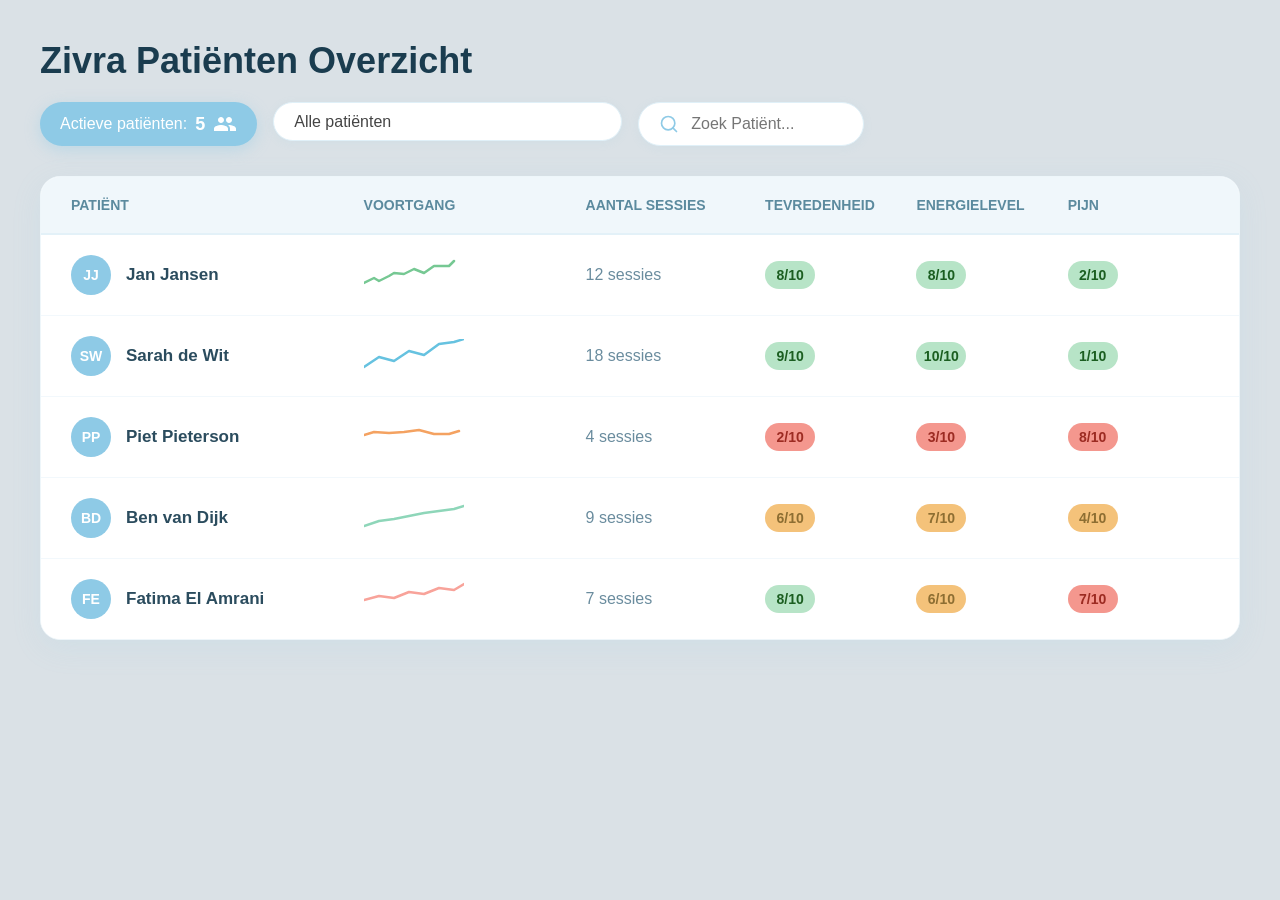
<file: index.html>
<!DOCTYPE html>
<html lang="en">
<head>
    <meta charset="UTF-8">
    <meta name="viewport" content="width=device-width, initial-scale=1.0">
    <title>Zivra Portal</title>
    <link rel="icon" href="./img/favicon.ico">
    <link rel="stylesheet" href="./css/index.css">
</head>
<div class="dashboard-overview">
  <div class="header-section">
    <h1 class="page-title">Zivra Patiënten Overzicht</h1>

    <div class="top-controls">
      <div class="control-badge">
        Actieve patiënten: <strong class="badge-number" id="activeCount">5</strong>
        <svg width="24" height="24" viewBox="0 0 24 24" fill="currentColor">
          <path d="M16 11c1.66 0 2.99-1.34 2.99-3S17.66 5 16 5c-1.66 0-3 1.34-3 3s1.34 3 3 3zm-8 0c1.66 0 2.99-1.34 2.99-3S9.66 5 8 5C6.34 5 5 6.34 5 8s1.34 3 3 3zm0 2c-2.33 0-7 1.17-7 3.5V19h14v-2.5c0-2.33-4.67-3.5-7-3.5zm8 0c-.29 0-.62.02-.97.05 1.16.84 1.97 1.97 1.97 3.45V19h6v-2.5c0-2.33-4.67-3.5-7-3.5z"/>
        </svg>
      </div>
      
      <div class="control-filter">
        <select id="statusFilter">
          <option value="all">Alle patiënten</option>
          <option value="attention">Aandacht nodig (Veel pijn / Weinig energie)</option>
          <option value="good">Gaat erg goed</option>
        </select>
      </div>

       <div class="control-search">
        <svg width="20" height="20" viewBox="0 0 24 24" fill="none" stroke="#8ecae6" stroke-width="2" stroke-linecap="round" stroke-linejoin="round">
          <circle cx="11" cy="11" r="8"></circle>
          <line x1="21" y1="21" x2="16.65" y2="16.65"></line>
        </svg>
        <input type="text" id="searchInput" placeholder="Zoek Patiënt...">
      </div>
    </div>
  </div>

  <div class="patient-table-card">
    <div class="table-header">
      <div class="sortable" data-sort="name">Patiënt <span class="arrow"></span></div>
      <div>Voortgang</div> <div class="sortable" data-sort="sessions">Aantal Sessies <span class="arrow"></span></div>
      <div class="sortable" data-sort="satisfaction">Tevredenheid <span class="arrow"></span></div>
      <div class="sortable" data-sort="energy">Energielevel <span class="arrow"></span></div>
      <div class="sortable" data-sort="pain">Pijn <span class="arrow"></span></div>
    </div>

    <div class="table-body" id="patientTableBody">
      
      <a href="patient.html" class="table-row" data-name="Jan Jansen" data-sessions="12" data-satisfaction="8" data-energy="8" data-pain="2">
        <div class="patient-info">
          <div class="mini-avatar">JJ</div>
          <span class="patient-name">Jan Jansen</span>
        </div>
        <div class="voortgang-grafiek">
          <svg viewBox="0 0 100 30" width="100%" height="30">
            <polyline points="0,25 10,20 15,23 25,18 30,15 40,16 50,11 60,15 70,8 85,8 90,3" fill="none" stroke="#76c893" stroke-width="2.5" stroke-linecap="round" stroke-linejoin="round"/>
          </svg>
        </div>
        <div class="session-info">12 sessies</div>
        <div><span class="score-badge badge-good">8/10</span></div>
        <div><span class="score-badge badge-good">8/10</span></div>
        <div><span class="score-badge badge-good">2/10</span></div>
      </a>

      <a href="#patient-detail" class="table-row" data-name="Sarah de Wit" data-sessions="18" data-satisfaction="9" data-energy="10" data-pain="1">
        <div class="patient-info">
          <div class="mini-avatar">SW</div>
          <span class="patient-name">Sarah de Wit</span>
        </div>
        <div class="voortgang-grafiek">
          <svg viewBox="0 0 100 30" width="100%" height="30">
            <polyline points="0,28 15,18 30,22 45,12 60,16 75,5 90,3 100,0" fill="none" stroke="#66c2e0" stroke-width="2.5" stroke-linecap="round" stroke-linejoin="round"/>
          </svg>
        </div>
        <div class="session-info">18 sessies</div>
        <div><span class="score-badge badge-good">9/10</span></div>
        <div><span class="score-badge badge-good">10/10</span></div>
        <div><span class="score-badge badge-good">1/10</span></div>
      </a>

      <a href="#patient-detail" class="table-row" data-name="Piet Pieterson" data-sessions="4" data-satisfaction="2" data-energy="3" data-pain="8">
        <div class="patient-info">
          <div class="mini-avatar">PP</div>
          <span class="patient-name">Piet Pieterson</span>
        </div>
        <div class="voortgang-grafiek">
          <svg viewBox="0 0 100 30" width="100%" height="30">
            <polyline points="0,15 10,12 25,13 40,12 55,10 70,14 85,14 95,11" fill="none" stroke="#f4a261" stroke-width="2.5" stroke-linecap="round" stroke-linejoin="round"/>
          </svg>
        </div>
        <div class="session-info">4 sessies</div>
        <div><span class="score-badge badge-bad">2/10</span></div>
        <div><span class="score-badge badge-bad">3/10</span></div>
        <div><span class="score-badge badge-bad">8/10</span></div>
      </a>

      <a href="#patient-detail" class="table-row" data-name="Ben van Dijk" data-sessions="9" data-satisfaction="6" data-energy="7" data-pain="4">
        <div class="patient-info">
          <div class="mini-avatar">BD</div>
          <span class="patient-name">Ben van Dijk</span>
        </div>
        <div class="voortgang-grafiek">
          <svg viewBox="0 0 100 30" width="100%" height="30">
            <polyline points="0,25 15,20 30,18 45,15 60,12 75,10 90,8 100,5" fill="none" stroke="#8ed6b9" stroke-width="2.5" stroke-linecap="round" stroke-linejoin="round"/>
          </svg>
        </div>
        <div class="session-info">9 sessies</div>
        <div><span class="score-badge badge-neutral">6/10</span></div>
        <div><span class="score-badge badge-neutral">7/10</span></div>
        <div><span class="score-badge badge-neutral">4/10</span></div>
      </a>

      <a href="#patient-detail" class="table-row" data-name="Fatima El Amrani" data-sessions="7" data-satisfaction="8" data-energy="6" data-pain="7">
        <div class="patient-info">
          <div class="mini-avatar">FE</div>
          <span class="patient-name">Fatima El Amrani</span>
        </div>
        <div class="voortgang-grafiek">
          <svg viewBox="0 0 100 30" width="100%" height="30">
            <polyline points="0,18 15,14 30,16 45,10 60,12 75,6 90,8 100,2" fill="none" stroke="#f8a39a" stroke-width="2.5" stroke-linecap="round" stroke-linejoin="round"/>
          </svg>
        </div>
        <div class="session-info">7 sessies</div>
        <div><span class="score-badge badge-good">8/10</span></div>
        <div><span class="score-badge badge-neutral">6/10</span></div>
        <div><span class="score-badge badge-bad">7/10</span></div>
      </a>

    </div>
  </div>
</div>
<script src="./js/index.js"></script>
</body>
</html>
</file>
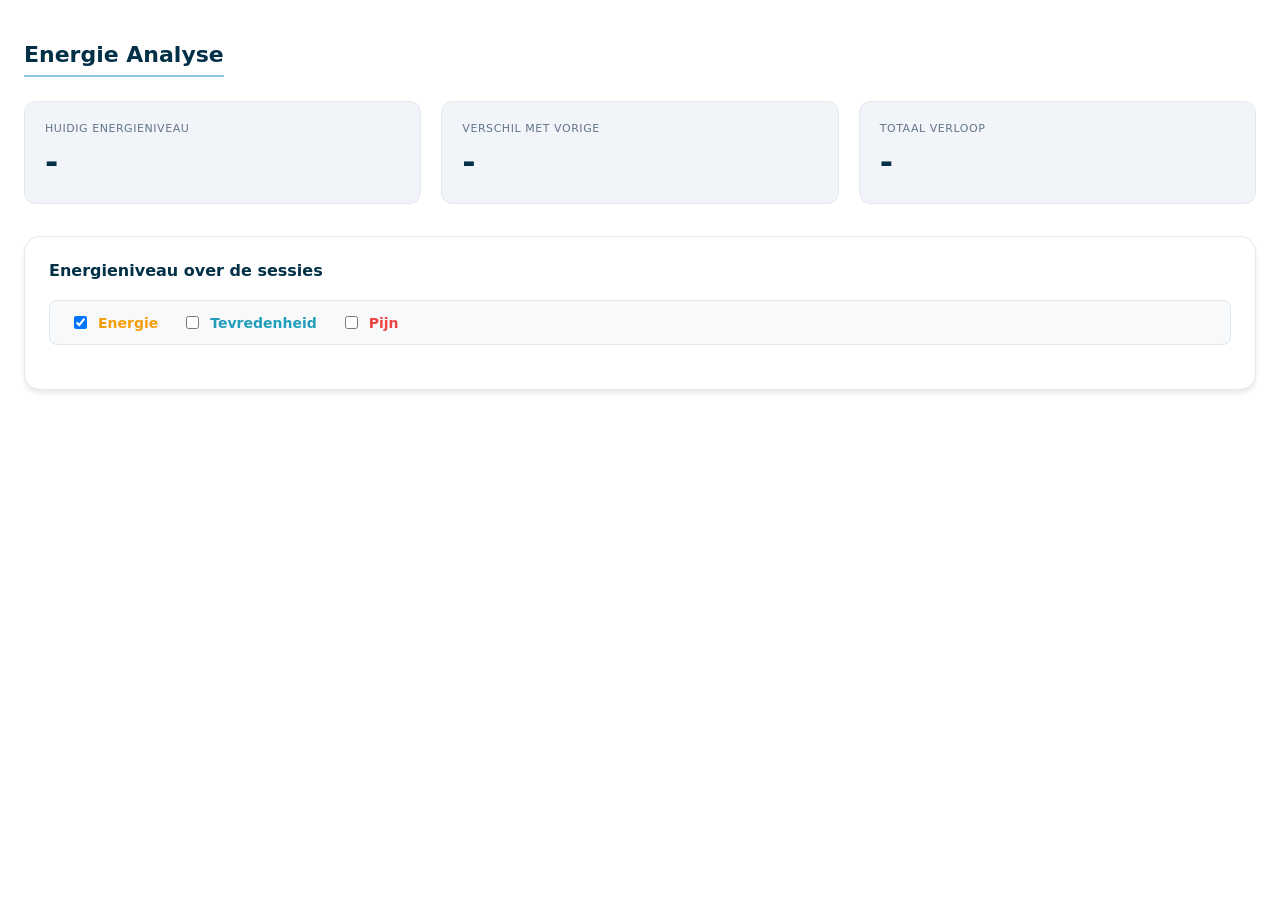
<file: energy.html>
<!DOCTYPE html>
<html lang="nl">
<head>
    <meta charset="UTF-8">
    <link rel="stylesheet" href="./css/status.css">
    <script src="https://d3js.org/d3.v7.min.js"></script>
</head>
<body>

    <h2>Energie Analyse</h2>

    <div class="stats-grid">
        <div class="stat-card">
            <span class="stat-label">Huidig Energieniveau</span>
            <span id="current-energy" class="stat-value">-</span>
        </div>
        <div class="stat-card">
            <span class="stat-label">Verschil met vorige</span>
            <span id="energy-diff" class="stat-value">-</span>
        </div>
        <div class="stat-card">
            <span class="stat-label">Totaal verloop</span>
            <span id="energy-trend" class="stat-value">-</span>
        </div>
    </div>

    <div class="chart-section">
        <div class="chart-header">
            <h3>Energieniveau over de sessies</h3>
        </div>
        
        <div class="controls">
            <label class="checkbox-container energy-label">
                <input type="checkbox" id="toggle-energy" checked> Energie
            </label>
            <label class="checkbox-container mood-label">
                <input type="checkbox" id="toggle-mood"> Tevredenheid
            </label>
            <label class="checkbox-container pain-label">
                <input type="checkbox" id="toggle-pain"> Pijn
            </label>
        </div>

        <div id="energy-chart"></div>
    </div>

    <script src="./js/energy.js"></script>
</body>
</html>
</file>
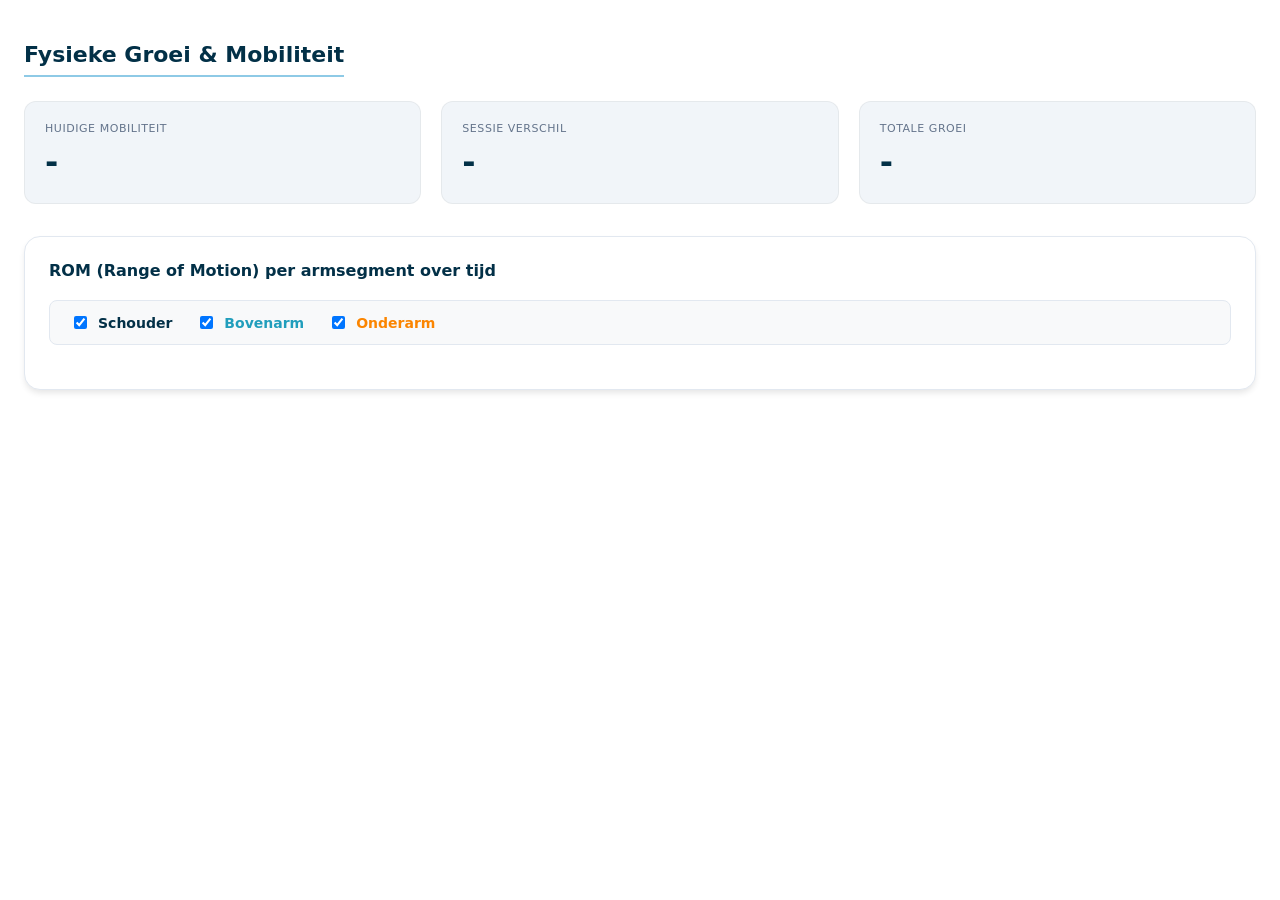
<file: growth.html>
<!DOCTYPE html>
<html lang="nl">
<head>
    <meta charset="UTF-8">
    <link rel="stylesheet" href="./css/status.css">
    <script src="https://d3js.org/d3.v7.min.js"></script>
    <style>
        .line-shoulder { stroke: #023047; stroke-dasharray: none; }
        .line-upper { stroke: #219ebc; stroke-dasharray: none; }
        .line-lower { stroke: #fb8500; stroke-dasharray: none; }
        
        .dot-shoulder { fill: #023047; stroke: #fff; stroke-width: 2; }
        .dot-upper { fill: #219ebc; stroke: #fff; stroke-width: 2; }
        .dot-lower { fill: #fb8500; stroke: #fff; stroke-width: 2; }

        .shoulder-label { color: #023047; }
        .upper-label { color: #219ebc; }
        .lower-label { color: #fb8500; }
    </style>
</head>
<body>

    <h2>Fysieke Groei & Mobiliteit</h2>

    <div class="stats-grid">
        <div class="stat-card">
            <span class="stat-label">Huidige Mobiliteit</span>
            <span id="current-growth" class="stat-value">-</span>
        </div>
        <div class="stat-card">
            <span class="stat-label">Sessie Verschil</span>
            <span id="growth-diff" class="stat-value">-</span>
        </div>
        <div class="stat-card">
            <span class="stat-label">Totale Groei</span>
            <span id="growth-trend" class="stat-value">-</span>
        </div>
    </div>

    <div class="chart-section">
        <div class="chart-header">
            <h3>ROM (Range of Motion) per armsegment over tijd</h3>
        </div>
        
        <div class="controls">
            <label class="checkbox-container shoulder-label">
                <input type="checkbox" id="toggle-shoulder" checked> Schouder
            </label>
            <label class="checkbox-container upper-label">
                <input type="checkbox" id="toggle-upper" checked> Bovenarm
            </label>
            <label class="checkbox-container lower-label">
                <input type="checkbox" id="toggle-lower" checked> Onderarm
            </label>
        </div>

        <div id="growth-chart"></div>
    </div>

    <script src="./js/growth.js"></script>
</body>
</html>
</file>
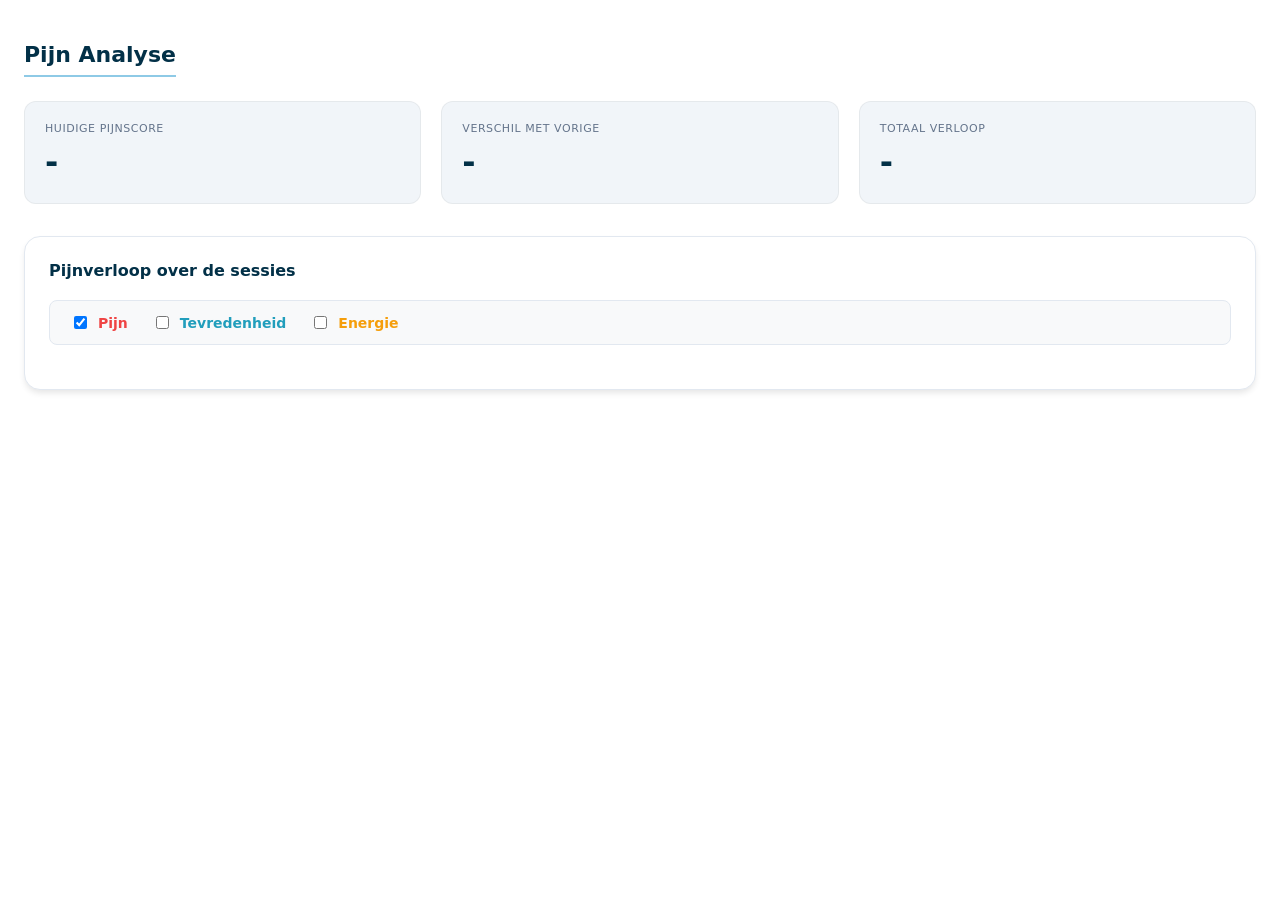
<file: pain.html>
<!DOCTYPE html>
<html lang="nl">
<head>
    <meta charset="UTF-8">
    <link rel="stylesheet" href="./css/status.css">
    <script src="https://d3js.org/d3.v7.min.js"></script>
</head>
<body>

    <h2>Pijn Analyse</h2>

    <div class="stats-grid">
        <div class="stat-card">
            <span class="stat-label">Huidige Pijnscore</span>
            <span id="current-pain" class="stat-value">-</span>
        </div>
        <div class="stat-card">
            <span class="stat-label">Verschil met vorige</span>
            <span id="pain-diff" class="stat-value">-</span>
        </div>
        <div class="stat-card">
            <span class="stat-label">Totaal verloop</span>
            <span id="pain-trend" class="stat-value">-</span>
        </div>
    </div>

    <div class="chart-section">
        <div class="chart-header">
            <h3>Pijnverloop over de sessies</h3>
        </div>
        
        <div class="controls">
            <label class="checkbox-container pain-label">
                <input type="checkbox" id="toggle-pain" checked> Pijn
            </label>
            <label class="checkbox-container mood-label">
                <input type="checkbox" id="toggle-mood"> Tevredenheid
            </label>
            <label class="checkbox-container energy-label">
                <input type="checkbox" id="toggle-energy"> Energie
            </label>
        </div>

        <div id="pain-chart"></div>
    </div>

    <script src="./js/pain.js"></script>
</body>
</html>
</file>
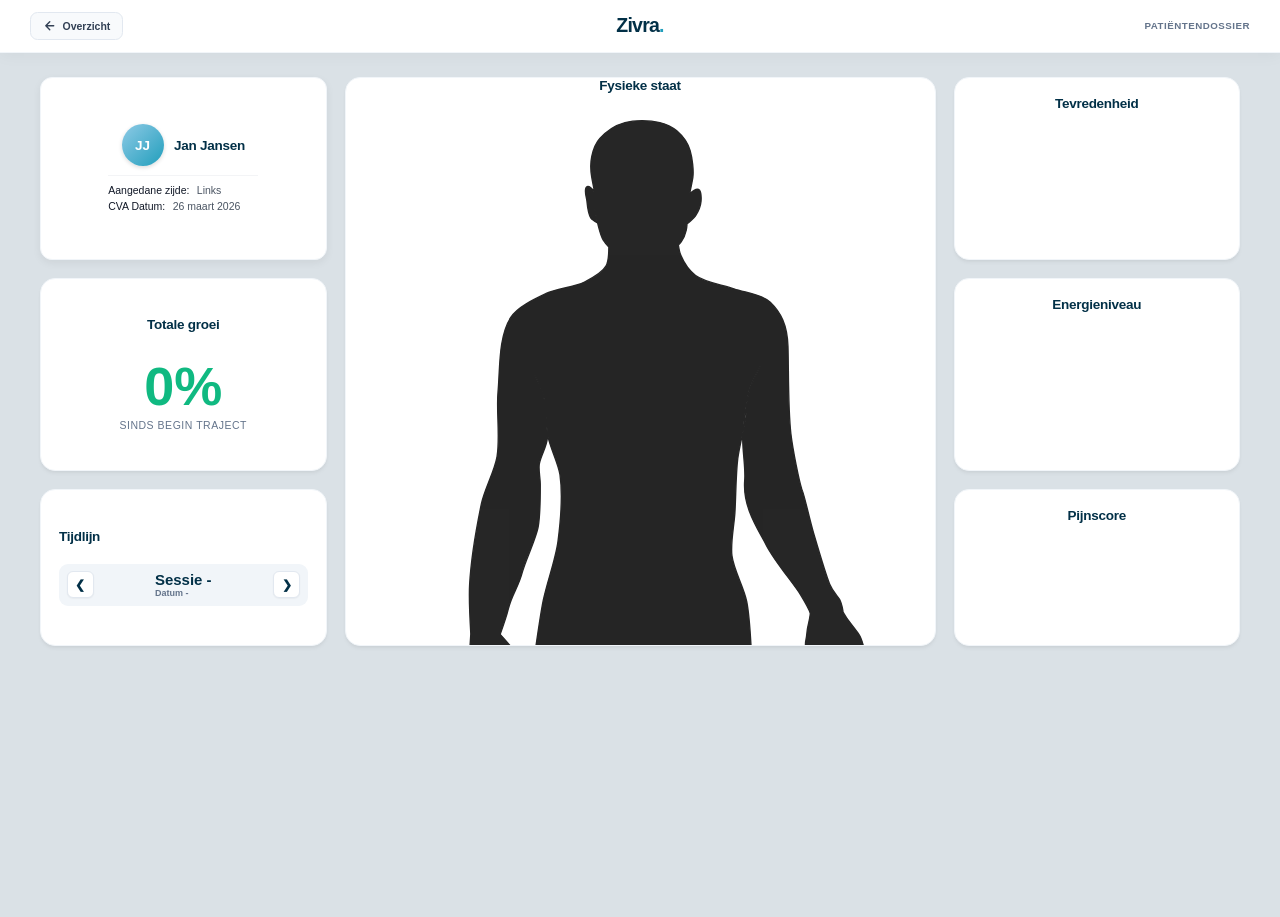
<file: patient.html>
<!DOCTYPE html>
<html lang="nl">
<head>
  <meta charset="UTF-8">
  <title>Zivra - Jan Jansen</title>
  <script src="https://d3js.org/d3.v7.min.js"></script>
  <link rel="icon" href="./img/favicon.ico">
  <link rel="stylesheet" href="./css/patient.css">
</head>
<body>

<header class="topbar">
  <div class="topbar-left">
    <a class="backbutton" href="index.html">
      <svg width="18" height="18" viewBox="0 0 24 24" fill="none" stroke="currentColor" stroke-width="2.5" stroke-linecap="round" stroke-linejoin="round">
        <path d="M19 12H5M12 19l-7-7 7-7"/>
      </svg>
      Overzicht
    </a>
  </div>

  <div class="topbar-center">
    <h1 class="logo">Zivra<span>.</span></h1>
  </div>

  <div class="topbar-right">
    <span class="user-role">Patiëntendossier</span>
  </div>
</header>

<div class="dashboard">

  
  <div class="tile profile" onclick="openOverlay('profile')">
    <div class="profile-header">
      <div class="avatar"></div>
      <h3>Jan Jansen</h3>
    </div>
    <div class="profile-content">
      <p><span>Aangedane zijde:</span> Links</p>
      <p><span>CVA Datum:</span> 26 maart 2026</p>
    </div>
  </div>
  
  <div class="tile growth" onclick="openOverlay('growth')">
    <h2>Totale groei</h2>
    <div class="growth-value">0%</div>
    <p>Sinds begin traject</p>
  </div>
  
  <div class="tile session-control">
    <h3>Tijdlijn</h3>
    <div class="session-nav">
      <button id="btn-prev" class="nav-btn">❮</button>
      <div class="session-info">
        <span id="session-title">Sessie -</span>
        <span id="session-date">Datum -</span>
      </div>
      <button id="btn-next" class="nav-btn">❯</button>
    </div>
  </div>
  
  <div class="tile physical" onclick="openOverlay('physical')">
    <h2>Fysieke staat</h2>
    <div class="silhouette">
      <svg xmlns="http://www.w3.org/2000/svg" width="630" height="806" viewBox="0 0 630 806" fill="none">
        <path fill-rule="evenodd" clip-rule="evenodd" d="M267.779 1.04125C258.202 0.965774 248.776 1.86092 241.023 3.95283C226.429 7.90521 212.291 17.2724 202.41 28.4175C196.481 34.9335 191.768 47.6265 189.944 56.059C187.967 65.4645 188.272 78.1428 189.944 87.6073C191.16 94.7278 194.352 110.472 194.352 110.472C194.352 110.472 186.903 100.389 182.951 102.187C177.022 105.003 181.735 117.283 182.495 123.711C183.255 131.996 184.319 143.642 188.728 150.763C190.248 153.122 198.913 157.986 198.913 157.986C196.937 150.615 193.896 133.102 193.896 133.102L198.913 157.986C201.041 165.8 203.322 176.856 207.426 183.933C209.707 187.471 212.747 191.304 216.244 194.989C216.244 205.456 215.484 217.545 211.987 224.031C206.21 234.793 189.944 243.196 178.846 248.798C162.428 257.054 136.63 258.528 120.059 266.341C102.272 274.744 76.3375 286.686 65.7111 303.049C46.5715 332.239 49.3231 382.51 46.1002 417.154C43.3334 446.786 49.5663 487.179 44.5952 516.663C40.749 539.366 25.1211 567.229 20.4541 589.785C13.2117 624.724 4.40962 677.943 2.46374 713.471C1.23236 736.322 4.33361 788.951 4.33361 788.951C4.33361 788.951 2.61576 814.898 2.32692 820.5C1.90125 829.05 1.91646 840.402 1.73403 848.952C1.5516 857.06 0.776744 867.969 1.12594 876.078C1.46039 883.596 3.05662 893.473 3.83194 900.844C4.50083 907.184 6.9788 913.228 5.92984 927.086C5.6106 931.361 8.39261 937.11 12.0715 937.995C20.3172 939.911 13.1053 945.661 17.9913 950.526C20.7429 953.179 25.0299 950.673 27.8727 953.179C30.0619 955.243 28.5264 962.467 31.1868 963.351C33.452 964.088 38.3015 964.383 40.4298 963.204C42.6189 961.877 41.2203 954.358 43.6071 953.769C46.0242 953.327 51.0105 952.737 52.7284 949.641C58.2772 939.616 57.3347 935.489 57.137 929.739C56.985 925.759 57.5627 911.459 58.034 903.645C58.4292 897.159 59.8278 889.051 60.5271 882.564C61.272 875.93 67.8546 865.905 65.6807 860.009C65.4983 859.566 65.2094 858.977 64.8902 858.534C60.2687 854.259 54.8719 851.016 54.8719 851.016C54.8719 851.016 62.093 854.259 64.8902 858.534C67.3377 860.746 69.5877 863.252 70.6974 865.906C72.5217 870.033 72.5217 877.994 73.0386 882.712C73.5707 887.576 74.6956 894.653 78.6634 895.685C81.5822 896.569 86.979 895.39 88.4841 892.294C90.8556 887.282 90.0499 877.699 90.4604 872.097C90.81 867.085 88.6057 856.028 87.1615 851.163C85.1548 844.529 81.8711 834.062 78.6178 828.166C74.1179 819.91 70.4542 814.308 64.7838 807.232C60.1927 801.63 49.3839 789.688 49.3839 789.688H48.8974H49.3991C49.3991 789.688 59.1133 762.415 61.8193 751.064C67.2617 728.214 77.4472 717.304 83.3001 694.602C87.952 676.469 105.024 641.825 107.912 623.397C111.105 604.379 110.953 578.433 110.953 559.121C110.953 549.833 108.065 537.45 109.433 528.31C111.561 515.779 120.834 501.479 121.747 488.801C121.899 485.852 121.899 482.757 121.747 479.661C120.682 471.847 120.226 463.297 119.77 454.894C120.682 463.149 121.595 471.552 121.747 479.661C122.203 482.314 122.507 484.82 123.115 487.327C126.459 503.543 138.773 528.015 141.205 544.379C145.766 576.222 142.27 614.994 138.165 646.837C134.516 674.699 121.138 710.081 115.514 737.649C110.953 760.057 103.656 812.834 103.504 813.423H103.352C103.352 813.423 100.767 885.66 103.504 917.061C106.848 953.474 115.97 1001.39 123.267 1037.21C125.699 1049.59 132.084 1065.51 133.148 1078.05C134.212 1090.28 130.868 1106.79 132.236 1119.03C133.148 1126.25 134.668 1134.95 135.125 1142.17C136.189 1160.9 127.675 1184.93 126.155 1203.65C123.875 1229.74 125.243 1264.83 127.523 1290.92C129.804 1318.64 137.405 1354.9 141.509 1382.32C144.55 1402.08 149.871 1428.02 151.391 1447.93C152.242 1459.57 151.391 1485.52 151.391 1486.99L143.942 1501.74C131.324 1525.32 116.578 1526.8 105.328 1538.59C101.376 1543.01 88.4232 1560.7 87.7848 1563.65C87.1463 1566.6 87.3439 1572.5 88.8641 1575.45C89.5026 1576.92 92.9839 1581.34 94.2305 1582.82C95.7659 1584.29 103.048 1585.77 106.088 1587.24C109.585 1587.24 114.145 1588.71 117.642 1590.19C121.443 1590.19 133.908 1590.19 137.709 1590.19C141.053 1591.66 145.006 1594.61 148.198 1594.61C164.86 1596.09 167.749 1590.19 168.357 1590.19C169.117 1588.71 173.677 1582.82 176.718 1581.34C179.606 1579.87 182.951 1579.87 182.951 1576.92C182.951 1575.45 188.424 1557.76 193.592 1550.38C198.457 1543.01 208.947 1541.54 212.443 1534.17C214.723 1529.75 217.308 1519.43 212.747 1516.48C208.034 1513.53 214.723 1492.89 214.571 1488.47H214.723C214.723 1488.47 218.524 1471.07 211.227 1448.96C208.947 1441.88 208.643 1420.36 209.403 1415.94C217.46 1374.22 222.02 1330.58 225.973 1286.79C228.405 1259.08 230.686 1221.78 228.709 1194.07C228.253 1186.55 225.517 1170.63 225.669 1163.11C225.973 1149.69 231.598 1138.93 234.334 1125.81C237.527 1111.07 242.543 1091.61 244.216 1076.72C245.736 1063.3 244.368 1045.17 245.584 1031.75C247.104 1015.24 251.665 993.573 254.097 977.061C256.682 958.781 260.786 934.162 262.458 915.734C264.283 896.127 262.762 844.529 262.762 844.529L256.986 839.37C248.776 833.325 241.479 825.07 241.479 825.07L256.986 839.37C261.698 842.76 266.715 845.414 270.82 845.414C274.468 845.561 278.421 843.645 282.069 841.139L297.424 826.986C297.424 826.986 290.278 835.684 282.069 841.139L281.765 841.433C281.765 841.433 279.789 846.446 280.853 854.259C280.853 854.407 280.397 885.807 280.853 899.37C281.157 913.228 281.613 931.95 283.59 945.661C287.086 970.575 298.032 1002.57 300.16 1027.63C301.68 1044.29 301.376 1066.69 301.072 1083.5C300.768 1103.99 299.856 1131.41 302.44 1151.76C304.265 1165.61 310.954 1182.86 311.714 1196.72C312.778 1215.74 303.352 1240.5 303.352 1259.52C303.2 1293.43 313.386 1337.8 317.338 1371.41C320.075 1394.41 329.5 1425.08 325.852 1447.93C323.723 1461.64 320.379 1479.62 320.379 1479.62C319.923 1484.04 322.659 1491.42 325.396 1498.79C326.156 1501.74 327.068 1503.21 327.98 1506.16C329.348 1509.11 330.26 1512.05 329.956 1512.05C329.956 1512.05 329.044 1509.11 327.98 1506.16C327.22 1504.68 326.308 1501.74 325.396 1498.79C324.636 1497.31 324.027 1495.84 323.723 1497.31C322.507 1500.26 317.491 1513.53 316.882 1516.48C312.626 1535.64 318.403 1535.64 318.403 1535.64C324.636 1543.01 340.446 1550.38 343.334 1559.23C347.743 1571.02 356.408 1579.87 360.057 1581.34C360.057 1581.34 367.658 1590.19 370.85 1593.14C374.195 1596.09 375.563 1596.09 379.516 1597.56C387.117 1600.51 395.63 1597.56 402.471 1594.61C405.055 1593.14 401.559 1597.56 411.896 1596.09C422.386 1596.09 429.987 1588.71 436.22 1579.87C438.804 1576.92 438.044 1566.6 435.156 1562.18C421.626 1545.96 404.599 1534.17 395.326 1516.48C391.981 1510.58 380.428 1500.26 377.691 1489.94C376.779 1486.99 377.843 1481.1 377.843 1481.1C377.843 1481.1 377.995 1449.11 379.364 1435.54C381.796 1408.42 389.701 1372.59 393.35 1345.47C396.39 1323.94 399.735 1294.9 401.863 1273.23C403.383 1257.31 406.271 1235.93 405.967 1220.01C405.663 1201 399.735 1176.08 398.974 1157.21C398.366 1140.85 398.214 1118.88 400.343 1102.66C403.383 1080.55 414.025 1052.25 418.737 1030.28C424.818 1001.83 431.659 963.646 435.612 934.751C438.044 916.471 441.693 891.852 441.237 873.424C440.781 858.092 435.308 822.858 435.308 822.858C435.156 821.237 432.875 763.742 427.859 738.975C423.45 717.452 407.944 690.769 405.207 668.803C402.775 649.196 408.552 622.66 409.768 602.905C411.288 577.991 411.136 544.379 414.177 519.612C415.849 507.228 419.193 492.486 422.234 478.629C423.146 463.444 425.274 446.491 428.619 431.159C429.075 426.147 429.683 421.282 430.899 417.154C434.548 403.591 450.51 374.696 450.51 374.696C450.51 374.696 436.068 402.706 432.419 415.68C431.051 420.397 429.683 425.704 428.619 431.159C427.707 440.299 427.555 450.176 426.338 458.137C425.274 464.329 423.906 471.405 422.234 478.629C422.082 482.019 421.778 485.705 421.778 488.801C421.474 508.26 426.338 533.764 424.818 553.224C421.474 594.65 445.436 628.127 457.928 652.674C470.42 677.221 500.547 712.273 510.212 728.219C519.878 744.166 525.171 756.25 525.373 756.985C525.575 757.721 522.998 772.342 521.639 778.311C520.281 784.279 520.234 791.731 518.974 796.971C517.715 802.212 518.013 808.732 518.432 812.975C518.852 817.218 518.874 822.195 520.158 826.845C521.442 831.494 524.267 840.094 526.335 843.768C528.402 847.443 533.807 853.407 537.133 854.016C540.459 854.625 544.341 852.353 546.093 849.44C547.845 846.528 541.005 841.358 540.413 837.581C539.821 833.805 536.782 824.979 537.231 821.704C537.68 818.429 538.499 817.584 539.676 815.313C540.916 812.183 543.804 808.484 543.804 808.484C543.804 808.484 541.582 811.869 539.676 815.313C539.056 816.878 538.447 817.668 539.39 819.177C540.333 820.687 544.503 817.006 547.892 818.932C551.281 820.859 554.613 829.117 556.753 833.052C558.892 836.988 560.221 840.713 562.012 845.021C563.803 849.328 567.851 856.909 568.194 862.505C568.536 868.101 569.153 872.783 568.661 877.263C568.169 881.743 566.719 889.56 565.051 891.958C563.383 894.357 565.998 896.203 567.497 899.184C568.997 902.164 575.074 899.67 578.873 897.91C582.672 896.15 590.813 890.245 595.487 883.484C600.161 876.723 603.473 871.301 606.79 863.981C610.106 856.661 612.075 841.199 612.276 833.216C612.477 825.232 609.689 819.219 608.177 812.383C606.665 805.547 604.536 796.204 599.843 789.282C595.15 782.36 585.305 770.391 581.732 765.073C578.158 759.756 575.503 755.041 575.182 754.423C574.861 753.805 575.46 754.44 575.639 754.445C575.818 754.449 573.64 741.488 570.612 736.239C567.584 730.99 560.314 724.809 555.138 712.328C549.962 699.846 538.377 660.886 531.174 636.438C523.972 611.99 514.073 566.345 512.383 566.345C508.582 555.288 498.701 507.228 495.661 481.43C491.252 441.773 492.316 387.669 491.252 347.718C490.34 314.253 480.154 295.089 464.04 279.609C451.422 267.373 424.97 265.015 408.248 259.118C390.613 252.779 364.313 249.535 349.415 238.626C339.99 231.697 331.173 218.282 326.764 207.815C325.092 204.129 323.875 197.938 322.963 191.893C324.636 190.124 326.308 188.355 327.524 186.586C330.868 182.164 333.757 174.94 334.973 169.485C335.581 166.832 336.037 163.294 336.341 159.313C336.341 159.461 336.189 159.608 336.189 159.608L337.253 130.89C337.253 130.89 337.557 146.797 336.341 159.313C337.253 158.724 346.375 151.647 349.263 147.372C353.216 141.401 357.168 132.025 357.776 124.817C358.08 119.244 358.993 108.954 353.824 106.61C349.567 104.708 340.142 113.775 340.142 113.775C340.142 113.775 344.246 94.3592 345.159 88.4918C346.679 77.848 344.398 58.5947 341.054 47.14C337.101 33.9458 331.172 25.7639 320.531 16.6827C313.082 10.3141 304.265 6.16416 294.535 3.95283C286.782 2.16461 277.205 1.11791 267.779 1.04125ZM97.4078 382.067C97.4078 382.067 111.546 406.687 114.89 420.102C115.042 420.397 115.346 421.134 115.498 421.576C116.715 425.704 117.475 430.274 118.083 434.992C117.323 430.864 116.259 426.736 115.65 422.461C115.498 421.724 115.194 420.839 114.89 420.102C110.938 406.982 97.4078 382.067 97.4078 382.067ZM118.539 439.267C118.539 439.709 118.691 440.152 118.691 440.594C118.691 441.184 118.843 442.068 118.843 442.658C118.691 441.626 118.691 440.446 118.539 439.267Z" fill="black"/>
        <path d="M198.913 157.986C198.913 157.986 190.248 153.122 188.728 150.763C184.319 143.642 183.255 131.996 182.495 123.711C181.735 117.283 177.022 105.003 182.951 102.187C186.903 100.389 194.352 110.472 194.352 110.472C194.352 110.472 191.16 94.7278 189.944 87.6073C188.272 78.1428 187.967 65.4645 189.944 56.059C191.768 47.6265 196.481 34.9335 202.41 28.4175C212.291 17.2724 226.429 7.90521 241.023 3.95283C248.776 1.86092 258.202 0.965774 267.779 1.04125C277.205 1.11791 286.782 2.16461 294.535 3.95283C304.265 6.16416 313.082 10.3141 320.531 16.6827C331.172 25.7639 337.101 33.9458 341.054 47.14C344.398 58.5947 346.679 77.848 345.159 88.4918C344.246 94.3592 340.142 113.775 340.142 113.775C340.142 113.775 349.567 104.708 353.824 106.61C358.993 108.954 358.08 119.244 357.776 124.817C357.168 132.025 353.216 141.401 349.263 147.372C346.375 151.647 337.253 158.724 336.341 159.313M198.913 157.986C196.937 150.615 193.896 133.102 193.896 133.102L198.913 157.986ZM198.913 157.986C201.041 165.8 203.322 176.856 207.426 183.933C209.707 187.471 212.747 191.304 216.244 194.989C216.244 205.456 215.484 217.545 211.987 224.031C206.21 234.793 189.944 243.196 178.846 248.798C162.428 257.054 136.63 258.528 120.059 266.341C102.272 274.744 76.3375 286.686 65.7111 303.049C46.5715 332.239 49.3231 382.51 46.1002 417.154C43.3334 446.786 49.5663 487.179 44.5952 516.663C40.749 539.366 25.1211 567.229 20.4541 589.785C13.2117 624.724 4.40962 677.943 2.46374 713.471C1.23236 736.322 4.33361 788.951 4.33361 788.951C4.33361 788.951 2.61576 814.898 2.32692 820.5C1.90125 829.05 1.91646 840.402 1.73403 848.952C1.5516 857.06 0.776744 867.969 1.12594 876.078C1.46039 883.596 3.05662 893.473 3.83194 900.844C4.50083 907.184 6.9788 913.228 5.92984 927.086C5.6106 931.361 8.39261 937.11 12.0715 937.995C20.3172 939.911 13.1053 945.661 17.9913 950.526C20.7429 953.179 25.0299 950.673 27.8727 953.179C30.0619 955.243 28.5264 962.467 31.1868 963.351C33.452 964.088 38.3015 964.383 40.4298 963.204C42.6189 961.877 41.2203 954.358 43.6071 953.769C46.0242 953.327 51.0105 952.737 52.7284 949.641C58.2772 939.616 57.3347 935.489 57.137 929.739C56.985 925.759 57.5627 911.459 58.034 903.645C58.4292 897.159 59.8278 889.051 60.5271 882.564C61.272 875.93 67.8546 865.905 65.6807 860.009C65.4983 859.566 65.2094 858.977 64.8902 858.534M64.8902 858.534C60.2687 854.259 54.8719 851.016 54.8719 851.016C54.8719 851.016 62.093 854.259 64.8902 858.534ZM64.8902 858.534C67.3377 860.746 69.5877 863.252 70.6974 865.906C72.5217 870.033 72.5217 877.994 73.0386 882.712C73.5707 887.576 74.6956 894.653 78.6634 895.685C81.5822 896.569 86.979 895.39 88.4841 892.294C90.8556 887.282 90.0499 877.699 90.4604 872.097C90.81 867.085 88.6057 856.028 87.1615 851.163C85.1548 844.529 81.8711 834.062 78.6178 828.166C74.1179 819.91 70.4542 814.308 64.7838 807.232C60.1927 801.63 49.3839 789.688 49.3839 789.688H48.8974H49.3991C49.3991 789.688 59.1133 762.415 61.8193 751.064C67.2617 728.214 77.4472 717.304 83.3001 694.602C87.952 676.469 105.024 641.825 107.912 623.397C111.105 604.379 110.953 578.433 110.953 559.121C110.953 549.833 108.065 537.45 109.433 528.31C111.561 515.779 120.834 501.479 121.747 488.801C121.899 485.852 121.899 482.757 121.747 479.661M121.747 479.661C120.682 471.847 120.226 463.297 119.77 454.894C120.682 463.149 121.595 471.552 121.747 479.661ZM121.747 479.661C122.203 482.314 122.507 484.82 123.115 487.327C126.459 503.543 138.773 528.015 141.205 544.379C145.766 576.222 142.27 614.994 138.165 646.837C134.516 674.699 121.138 710.081 115.514 737.649C110.953 760.057 103.656 812.834 103.504 813.423H103.352C103.352 813.423 100.767 885.66 103.504 917.061C106.848 953.474 115.97 1001.39 123.267 1037.21C125.699 1049.59 132.084 1065.51 133.148 1078.05C134.212 1090.28 130.868 1106.79 132.236 1119.03C133.148 1126.25 134.668 1134.95 135.125 1142.17C136.189 1160.9 127.675 1184.93 126.155 1203.65C123.875 1229.74 125.243 1264.83 127.523 1290.92C129.804 1318.64 137.405 1354.9 141.509 1382.32C144.55 1402.08 149.871 1428.02 151.391 1447.93C152.242 1459.57 151.391 1485.52 151.391 1486.99L143.942 1501.74C131.324 1525.32 116.578 1526.8 105.328 1538.59C101.376 1543.01 88.4232 1560.7 87.7848 1563.65C87.1463 1566.6 87.3439 1572.5 88.8641 1575.45C89.5026 1576.92 92.9839 1581.34 94.2305 1582.82C95.7659 1584.29 103.048 1585.77 106.088 1587.24C109.585 1587.24 114.145 1588.71 117.642 1590.19C121.443 1590.19 133.908 1590.19 137.709 1590.19C141.053 1591.66 145.006 1594.61 148.198 1594.61C164.86 1596.09 167.749 1590.19 168.357 1590.19C169.117 1588.71 173.677 1582.82 176.718 1581.34C179.606 1579.87 182.951 1579.87 182.951 1576.92C182.951 1575.45 188.424 1557.76 193.592 1550.38C198.457 1543.01 208.947 1541.54 212.443 1534.17C214.723 1529.75 217.308 1519.43 212.747 1516.48C208.034 1513.53 214.723 1492.89 214.571 1488.47H214.723C214.723 1488.47 218.524 1471.07 211.227 1448.96C208.947 1441.88 208.643 1420.36 209.403 1415.94C217.46 1374.22 222.02 1330.58 225.973 1286.79C228.405 1259.08 230.686 1221.78 228.709 1194.07C228.253 1186.55 225.517 1170.63 225.669 1163.11C225.973 1149.69 231.598 1138.93 234.334 1125.81C237.527 1111.07 242.543 1091.61 244.216 1076.72C245.736 1063.3 244.368 1045.17 245.584 1031.75C247.104 1015.24 251.665 993.573 254.097 977.061C256.682 958.781 260.786 934.162 262.458 915.734C264.283 896.127 262.762 844.529 262.762 844.529L256.986 839.37M256.986 839.37C248.776 833.325 241.479 825.07 241.479 825.07L256.986 839.37ZM256.986 839.37C261.698 842.76 266.715 845.414 270.82 845.414C274.468 845.561 278.421 843.645 282.069 841.139M282.069 841.139L297.424 826.986C297.424 826.986 290.278 835.684 282.069 841.139ZM282.069 841.139L281.765 841.433C281.765 841.433 279.789 846.446 280.853 854.259C280.853 854.407 280.397 885.807 280.853 899.37C281.157 913.228 281.613 931.95 283.59 945.661C287.086 970.575 298.032 1002.57 300.16 1027.63C301.68 1044.29 301.376 1066.69 301.072 1083.5C300.768 1103.99 299.856 1131.41 302.44 1151.76C304.265 1165.61 310.954 1182.86 311.714 1196.72C312.778 1215.74 303.352 1240.5 303.352 1259.52C303.2 1293.43 313.386 1337.8 317.338 1371.41C320.075 1394.41 329.5 1425.08 325.852 1447.93C323.723 1461.64 320.379 1479.62 320.379 1479.62M320.379 1479.62L299.896 1457.11M320.379 1479.62C319.923 1484.04 322.659 1491.42 325.396 1498.79M325.396 1498.79C326.156 1501.74 327.068 1503.21 327.98 1506.16M325.396 1498.79C326.308 1501.74 327.22 1504.68 327.98 1506.16M325.396 1498.79C324.636 1497.31 324.027 1495.84 323.723 1497.31C322.507 1500.26 317.491 1513.53 316.882 1516.48C312.626 1535.64 318.403 1535.64 318.403 1535.64C324.636 1543.01 340.446 1550.38 343.334 1559.23C347.743 1571.02 356.408 1579.87 360.057 1581.34C360.057 1581.34 367.658 1590.19 370.85 1593.14C374.195 1596.09 375.563 1596.09 379.516 1597.56C387.117 1600.51 395.63 1597.56 402.471 1594.61C405.055 1593.14 401.559 1597.56 411.896 1596.09C422.386 1596.09 429.987 1588.71 436.22 1579.87C438.804 1576.92 438.044 1566.6 435.156 1562.18C421.626 1545.96 404.599 1534.17 395.326 1516.48C391.981 1510.58 380.428 1500.26 377.691 1489.94C376.779 1486.99 377.843 1481.1 377.843 1481.1M327.98 1506.16C329.348 1509.11 330.26 1512.05 329.956 1512.05C329.956 1512.05 329.044 1509.11 327.98 1506.16ZM377.843 1481.1L353.864 1458.59M377.843 1481.1C377.843 1481.1 377.995 1449.11 379.364 1435.54C381.796 1408.42 389.701 1372.59 393.35 1345.47C396.39 1323.94 399.735 1294.9 401.863 1273.23C403.383 1257.31 406.271 1235.93 405.967 1220.01C405.663 1201 399.735 1176.08 398.974 1157.21C398.366 1140.85 398.214 1118.88 400.343 1102.66C403.383 1080.55 414.025 1052.25 418.737 1030.28C424.818 1001.83 431.659 963.646 435.612 934.751C438.044 916.471 441.693 891.852 441.237 873.424C440.781 858.092 435.308 822.858 435.308 822.858C435.156 821.237 432.875 763.742 427.859 738.975C423.45 717.452 407.944 690.769 405.207 668.803C402.775 649.196 408.552 622.66 409.768 602.905C411.288 577.991 411.136 544.379 414.177 519.612C415.849 507.228 419.193 492.486 422.234 478.629M422.234 478.629C423.146 463.444 425.274 446.491 428.619 431.159M422.234 478.629C423.906 471.405 425.274 464.329 426.338 458.137C427.555 450.176 427.707 440.299 428.619 431.159M422.234 478.629C422.082 482.019 421.778 485.705 421.778 488.801C421.474 508.26 426.338 533.764 424.818 553.224C421.474 594.65 445.436 628.127 457.928 652.674C470.42 677.221 500.547 712.273 510.212 728.219C519.878 744.166 525.171 756.25 525.373 756.985C525.575 757.721 522.998 772.342 521.639 778.311C520.281 784.279 520.234 791.731 518.974 796.971C517.715 802.212 518.013 808.732 518.432 812.975C518.852 817.218 518.874 822.195 520.158 826.845C521.442 831.494 524.267 840.094 526.335 843.768C528.402 847.443 533.807 853.407 537.133 854.016C540.459 854.625 544.341 852.353 546.093 849.44C547.845 846.528 541.005 841.358 540.413 837.581C539.821 833.805 536.782 824.979 537.231 821.704C537.68 818.429 538.499 817.584 539.676 815.313M428.619 431.159C429.075 426.147 429.683 421.282 430.899 417.154C434.548 403.591 450.51 374.696 450.51 374.696C450.51 374.696 436.068 402.706 432.419 415.68C431.051 420.397 429.683 425.704 428.619 431.159ZM539.676 815.313C540.916 812.183 543.804 808.484 543.804 808.484C543.804 808.484 541.582 811.869 539.676 815.313ZM539.676 815.313C539.056 816.878 538.447 817.668 539.39 819.177C540.333 820.687 544.503 817.006 547.892 818.932C551.281 820.859 554.613 829.117 556.753 833.052C558.892 836.988 560.221 840.713 562.012 845.021C563.803 849.328 567.851 856.909 568.194 862.505C568.536 868.101 569.153 872.783 568.661 877.263C568.169 881.743 566.719 889.56 565.051 891.958C563.383 894.357 565.998 896.203 567.497 899.184C568.997 902.164 575.074 899.67 578.873 897.91C582.672 896.15 590.813 890.245 595.487 883.484C600.161 876.723 603.473 871.301 606.79 863.981C610.106 856.661 612.075 841.199 612.276 833.216C612.477 825.232 609.689 819.219 608.177 812.383C606.665 805.547 604.536 796.204 599.843 789.282C595.15 782.36 585.305 770.391 581.732 765.073C578.158 759.756 575.503 755.041 575.182 754.423C574.861 753.805 575.46 754.44 575.639 754.445C575.818 754.449 573.64 741.488 570.612 736.239C567.584 730.99 560.314 724.809 555.138 712.328C549.962 699.846 538.377 660.886 531.174 636.438C523.972 611.99 514.073 566.345 512.383 566.345C508.582 555.288 498.701 507.228 495.661 481.43C491.252 441.773 492.316 387.669 491.252 347.718C490.34 314.253 480.154 295.089 464.04 279.609C451.422 267.373 424.97 265.015 408.248 259.118C390.613 252.779 364.313 249.535 349.415 238.626C339.99 231.697 331.173 218.282 326.764 207.815C325.092 204.129 323.875 197.938 322.963 191.893C324.636 190.124 326.308 188.355 327.524 186.586C330.868 182.164 333.757 174.94 334.973 169.485C335.581 166.832 336.037 163.294 336.341 159.313M336.341 159.313C336.341 159.461 336.189 159.608 336.189 159.608L337.253 130.89C337.253 130.89 337.557 146.797 336.341 159.313ZM114.89 420.102C111.546 406.687 97.4078 382.067 97.4078 382.067C97.4078 382.067 110.938 406.982 114.89 420.102ZM114.89 420.102C115.042 420.397 115.346 421.134 115.498 421.576C116.715 425.704 117.475 430.274 118.083 434.992C117.323 430.864 116.259 426.736 115.65 422.461C115.498 421.724 115.194 420.839 114.89 420.102ZM118.539 439.267C118.539 439.709 118.691 440.152 118.691 440.594C118.691 441.184 118.843 442.068 118.843 442.658C118.691 441.626 118.691 440.446 118.539 439.267Z" stroke="black" stroke-width="2.0736" stroke-linecap="round" stroke-linejoin="round"/>
    </svg>
    </div>
  </div>

  <div class="tile satisfaction mood-tile" onclick="openOverlay('satisfaction')">
    <h3>Tevredenheid</h3>
    <svg class="mood-image" viewBox="0 0 100 100"></svg>
    <div id="mood" class="score"></div>
  </div>

  <div class="tile energy mood-tile" onclick="openOverlay('energy')">
    <h3>Energieniveau</h3>
    <svg class="mood-image" viewBox="0 0 100 100"></svg>
    <div id="energy-level" class="score"></div>
  </div>

  <div class="tile pain mood-tile" onclick="openOverlay('pain')">
    <h3>Pijnscore</h3>
    <img>
    <div id="pain-level" class="score"></div>
  </div>
</div>

<div class="overlay-backdrop" id="overlay" onclick="closeOnBackdrop(event)">
  <div class="overlay-panel">
    <button class="overlay-close" onclick="closeOverlay()">✕</button>
    <div class="overlay-title" id="overlay-title"></div>
    <iframe id="overlay-iframe" src="" frameborder="0" style="width:100%; height:100%;"></iframe>
    <div class="overlay-body" id="overlay-body" style="display:none;"></div>
  </div>
</div>

<script src="./js/patient.js"></script>
</body>
</html>
</file>
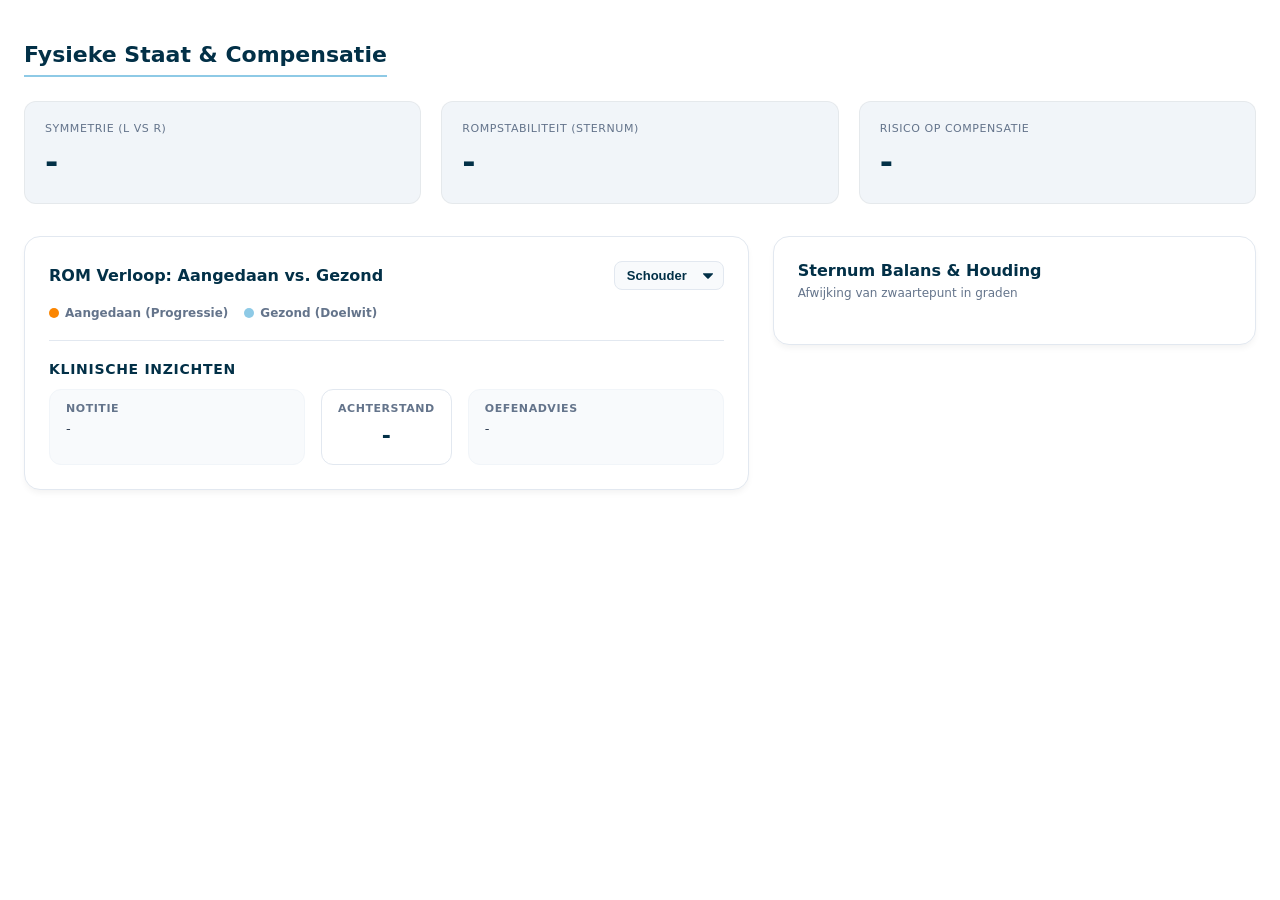
<file: physical.html>
<!DOCTYPE html>
<html lang="nl">
<head>
    <meta charset="UTF-8">
    <link rel="stylesheet" href="/css/index.css"> 
    <link rel="stylesheet" href="/css/status.css"> 
    <link rel="stylesheet" href="/css/physical.css">
    
    <script src="https://d3js.org/d3.v7.min.js"></script>
</head>
<body>

    <h2>Fysieke Staat & Compensatie</h2>

    <div class="stats-grid">
        <div class="stat-card">
            <span class="stat-label">Symmetrie (L vs R)</span>
            <span id="symmetry-score" class="stat-value">-</span>
        </div>
        <div class="stat-card">
            <span class="stat-label">Rompstabiliteit (Sternum)</span>
            <span id="posture-score" class="stat-value">-</span>
        </div>
        <div class="stat-card">
            <span class="stat-label">Risico op Compensatie</span>
            <span id="compensation-risk" class="stat-value">-</span>
        </div>
    </div>

    <div class="grid-2col">
        
        <div class="chart-box">
            <div class="chart-title">
                ROM Verloop: Aangedaan vs. Gezond
                <select id="sensor-select" class="modern-select">
                    <option value="shoulder">Schouder</option>
                    <option value="upperArm">Bovenarm</option>
                    <option value="lowerArm">Onderarm</option>
                </select>
            </div>
            <div class="legend" style="margin-bottom: 12px;">
                <div class="legend-item"><div class="dot dot-bad"></div> Aangedaan (Progressie)</div>
                <div class="legend-item"><div class="dot dot-good"></div> Gezond (Doelwit)</div>
            </div>
            
            <div id="rom-compare-chart" style="position: relative;"></div>
            <div id="rom-tooltip" class="tooltip"></div>
            
            <div id="deep-dive" class="deep-dive-panel active">
                <h3 id="dd-title" class="dd-title">Klinische Inzichten</h3>
                <div class="dd-grid">
                    <div class="dd-card">
                        <h4>Notitie</h4>
                        <p id="dd-note">-</p>
                    </div>
                    <div class="dd-card" style="text-align: center; background: #fff; border-color: #e2e8f0;">
                        <h4>Achterstand</h4>
                        <p id="dd-diff" style="font-size: 22px; font-weight: 800; color: var(--primary); margin-top: 4px;">-</p>
                    </div>
                    <div class="dd-card">
                        <h4>Oefenadvies</h4>
                        <p id="dd-exercise">-</p>
                    </div>
                </div>
            </div>
        </div>

        <div class="chart-box">
            <div class="chart-title">
                Sternum Balans & Houding
            </div>
            <p style="font-size: 12px; color: #64748b; margin-top: -10px;">Afwijking van zwaartepunt in graden</p>
            <div id="sternum-chart" style="display: flex; justify-content: center; position: relative; margin-top: 20px;"></div>
            
            <div id="sternum-tooltip" class="tooltip"></div>
        </div>

    </div>

    <script src="/js/physical.js"></script>
</body>
</html>
</file>
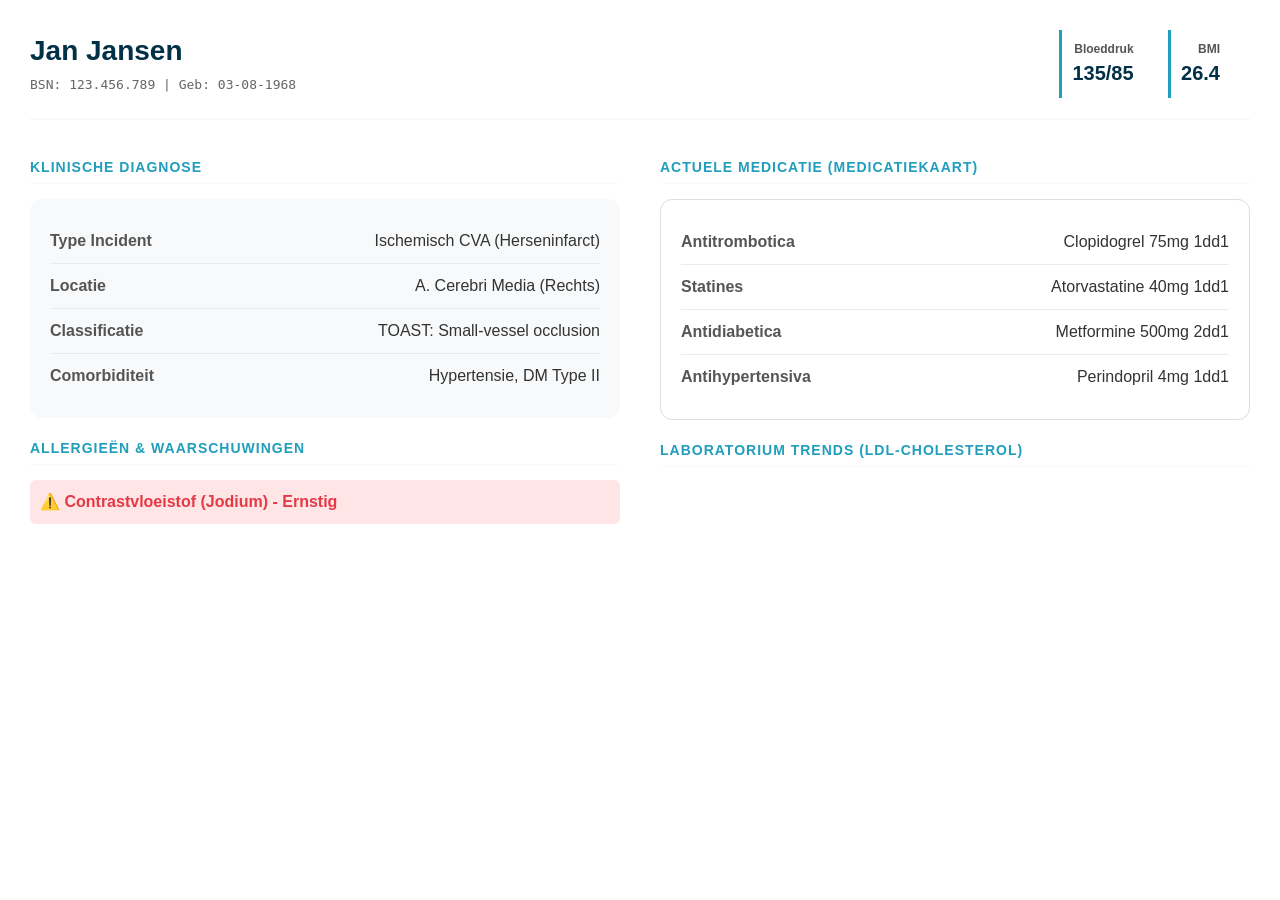
<file: profile.html>
<!DOCTYPE html>
<html lang="nl">
<head>
    <meta charset="UTF-8">
    <script src="https://d3js.org/d3.v7.min.js"></script>    
    <link rel="stylesheet" href="./css/profile.css"/>
</head>
<body>

<header>
    <div class="patient-header">
        <h1>Jan Jansen</h1>
        <span class="patient-id">BSN: 123.456.789 | Geb: 03-08-1968</span>
    </div>
    <div style="text-align: right;">
        <div class="vital-sign">
            <span class="label">Bloeddruk</span>
            <span class="num">135/85</span>
        </div>
        <div class="vital-sign">
            <span class="label">BMI</span>
            <span class="num">26.4</span>
        </div>
    </div>
</header>

<div class="grid">
    <div>
        <h2>Klinische Diagnose</h2>
        <div class="med-card">
            <div class="info-row">
                <span class="label">Type Incident</span>
                <span class="value">Ischemisch CVA (Herseninfarct)</span>
            </div>
            <div class="info-row">
                <span class="label">Locatie</span>
                <span class="value">A. Cerebri Media (Rechts)</span>
            </div>
            <div class="info-row">
                <span class="label">Classificatie</span>
                <span class="value">TOAST: Small-vessel occlusion</span>
            </div>
            <div class="info-row">
                <span class="label">Comorbiditeit</span>
                <span class="value">Hypertensie, DM Type II</span>
            </div>
        </div>

        <h2>Allergieën & Waarschuwingen</h2>
        <div class="allergy-warning">
            ⚠️ Contrastvloeistof (Jodium) - Ernstig
        </div>
    </div>

    <div>
        <h2>Actuele Medicatie (Medicatiekaart)</h2>
        <div class="med-card" style="background: #fff; border: 1px solid #ddd;">
            <div class="info-row">
                <span class="label">Antitrombotica</span>
                <span class="value">Clopidogrel 75mg 1dd1</span>
            </div>
            <div class="info-row">
                <span class="label">Statines</span>
                <span class="value">Atorvastatine 40mg 1dd1</span>
            </div>
            <div class="info-row">
                <span class="label">Antidiabetica</span>
                <span class="value">Metformine 500mg 2dd1</span>
            </div>
            <div class="info-row">
                <span class="label">Antihypertensiva</span>
                <span class="value">Perindopril 4mg 1dd1</span>
            </div>
        </div>

        <h2>Laboratorium Trends (LDL-Cholesterol)</h2>
        <div id="labChart"></div>
    </div>
</div>

<script src="./js/profile.js"></script>

</body>
</html>
</file>
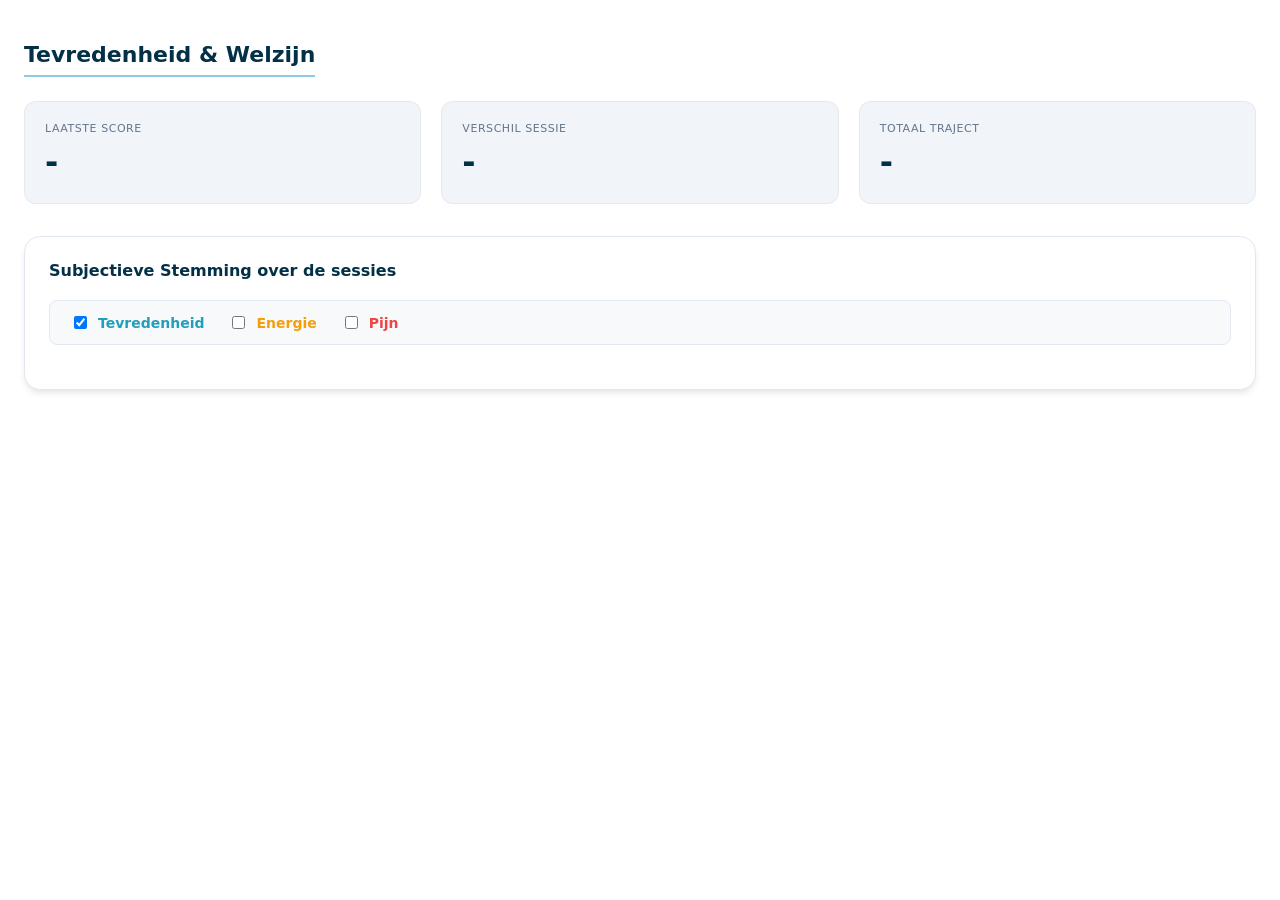
<file: satisfaction.html>
<!DOCTYPE html>
<html lang="nl">
<head>
    <meta charset="UTF-8">
    <link rel="stylesheet" href="./css/status.css">
    <script src="https://d3js.org/d3.v7.min.js"></script>
</head>
<body>

    <h2>Tevredenheid & Welzijn</h2>

    <div class="stats-grid">
        <div class="stat-card">
            <span class="stat-label">Laatste Score</span>
            <span id="current-mood" class="stat-value">-</span>
        </div>
        <div class="stat-card">
            <span class="stat-label">Verschil sessie</span>
            <span id="mood-diff" class="stat-value">-</span>
        </div>
        <div class="stat-card">
            <span class="stat-label">Totaal traject</span>
            <span id="mood-trend" class="stat-value">-</span>
        </div>
    </div>

    <div class="chart-section">
        <div class="chart-header">
            <h3>Subjectieve Stemming over de sessies</h3>
        </div>
        
        <div class="controls">
            <label class="checkbox-container mood-label">
                <input type="checkbox" id="toggle-mood" checked> Tevredenheid
            </label>
            <label class="checkbox-container energy-label">
                <input type="checkbox" id="toggle-energy"> Energie
            </label>
            <label class="checkbox-container pain-label">
                <input type="checkbox" id="toggle-pain"> Pijn
            </label>
        </div>

        <div id="mood-chart"></div>
    </div>

    <script src="./js/satisfaction.js"></script>
</body>
</html>
</file>
<file: css/index.css>
body {
  margin: 0px;
  font-family: sans-serif;
  background-color: #dae1e6;
}

.dashboard-overview {
  padding: 40px;
  max-width: 1250px;
  margin-left: auto;
  margin-right: auto;
  color: #333;
}

.header-section {
  display: flex;
  justify-content: space-between;
  align-items: center;
  margin-bottom: 30px;
  flex-wrap: wrap;
  gap: 20px;
}

.page-title {
  font-size: 36px;
  font-weight: bold;
  margin: 0;
  color: #1a3c4f; 
}

.top-controls {
  display: flex;
  gap: 16px;
}

.control-badge {
  display: flex;
  align-items: center;
  background: #8ecae6; 
  color: #ffffff;
  padding: 10px 20px;
  border-radius: 30px;
  font-size: 16px;
  font-weight: 500;
  box-shadow: 0 4px 15px rgba(142, 202, 230, 0.4); 
}

.badge-number {
  margin: 0 8px;
  font-size: 18px;
}

.control-search {
  display: flex;
  align-items: center;
  background: #ffffff;
  padding: 10px 20px;
  border-radius: 30px;
  box-shadow: 0 2px 10px rgba(142, 202, 230, 0.1);
  border: 1px solid #e0f0f8; 
  transition: all 0.3s ease;
}

.control-search:focus-within {
  border-color: #8ecae6;
  box-shadow: 0 2px 12px rgba(142, 202, 230, 0.25);
}

.control-search input {
  border: none;
  background: transparent;
  font-size: 16px;
  outline: none;
  margin-left: 10px;
  width: 150px;
  font-family: inherit;
  color: #444;
}

.control-filter select {
  background: #ffffff;
  padding: 10px 20px;
  border-radius: 30px;
  box-shadow: 0 2px 10px rgba(142, 202, 230, 0.1);
  border: 1px solid #e0f0f8;
  font-size: 16px;
  color: #444;
  outline: none;
  cursor: pointer;
  appearance: none;
}

/* --- TABEL --- */
.patient-table-card {
  background: #ffffff;
  border-radius: 20px;
  box-shadow: 0 8px 30px rgba(142, 202, 230, 0.12); 
  border: 1px solid #eef6fa;
  overflow: hidden;
}

.table-header, .table-row {
  display: grid;
  grid-template-columns: 2fr 1.5fr 1.2fr 1fr 1fr 1fr; 
  align-items: center;
  padding: 20px 30px;
  gap: 10px;
}

.table-header {
  background: #f0f7fb; 
  font-weight: 600;
  font-size: 14px;
  color: #5b8a9e;
  text-transform: uppercase;
  border-bottom: 2px solid #e3f1f8;
}

.table-row {
  text-decoration: none;
  color: inherit;
  border-bottom: 1px solid #f2f8fc;
  transition: all 0.2s ease;
  background: #ffffff;
}

.table-row:last-child {
  border-bottom: none;
}

.table-row:hover {
  background-color: #f7fbfe; 
  transform: translateY(-2px);
  box-shadow: 0 4px 15px rgba(142, 202, 230, 0.08);
  position: relative;
  z-index: 99;
}

.patient-info {
  display: flex;
  align-items: center;
  gap: 15px;
}

.mini-avatar {
  width: 40px;
  height: 40px;
  background: #8ecae6; 
  color: #ffffff;
  border-radius: 50%;
  display: flex;
  align-items: center;
  justify-content: center;
  font-weight: bold;
  font-size: 14px;
}

.patient-name {
  font-weight: 600;
  font-size: 17px;
  color: #2b4c5e;
}

.session-info {
  color: #6a8c9e;
  font-weight: 500;
}

.voortgang-grafiek {
  width: 100px;
}

/* badges voor de scores */
.score-badge {
  display: inline-flex;
  justify-content: center;
  align-items: center;
  width: 50px;
  padding: 6px 0;
  border-radius: 20px;
  font-weight: 600;
  font-size: 14px;
}

.badge-good {
  background: #b7e4c7; 
  color: #1b5e20;
}

.badge-neutral {
  background: #f4c27a; 
  color: #8d6e32;
}

.badge-bad {
  background: #f4978e; 
  color: #9c2b22;
}

/* --- SORTEREN --- */
.sortable {
  cursor: pointer;
  user-select: none;
  transition: color 0.2s;
}

.sortable:hover {
  color: #1a3c4f;
}

.arrow {
  font-size: 10px;
  margin-left: 4px;
  color: #8ecae6;
}
</file>
<file: css/status.css>
:root {
    --primary: #023047;
    --secondary: #8ecae6;
    --accent: #219ebc;
    --success: #2d6a4f;
    --danger: #c94c4c;
    --bg-light: #f1f5f9;
}

body {
    font-family: 'Inter', system-ui, -apple-system, sans-serif;
    background-color: #fff;
    color: var(--primary);
    margin: 0;
    padding: 24px;
}

h2 {
    margin-bottom: 24px;
    font-size: 22px;
    border-bottom: 2px solid var(--secondary);
    padding-bottom: 8px;
    display: inline-block;
}

/* STATS CARDS */
.stats-grid {
    display: grid;
    grid-template-columns: repeat(auto-fit, minmax(180px, 1fr));
    gap: 20px;
    margin-bottom: 32px;
}

.stat-card {
    background: var(--bg-light);
    padding: 20px;
    border-radius: 12px;
    border: 1px solid rgba(0,0,0,0.05);
    transition: transform 0.2s;
}

.stat-label {
    display: block;
    font-size: 11px;
    text-transform: uppercase;
    letter-spacing: 0.05em;
    color: #64748b;
    margin-bottom: 8px;
}

.stat-value {
    font-size: 36px;
    font-weight: 800;
}

/* TREND INDICATORS */
.trend-up { color: var(--success); }
.trend-down { color: var(--danger); }
.trend-neutral { color: #94a3b8; }

/* CHART AREA */
.chart-section {
    background: #fff;
    border: 1px solid #e2e8f0;
    border-radius: 16px;
    padding: 24px;
    box-shadow: 0 4px 6px -1px rgba(0, 0, 0, 0.1);
}

.chart-header {
    margin-bottom: 20px;
}

.chart-header h3 {
    margin: 0;
    font-size: 16px;
}

/* D3 STYLING */
.line {
    fill: none;
    stroke: var(--accent);
    stroke-width: 4;
    stroke-linecap: round;
}

.dot {
    fill: var(--primary);
    stroke: #fff;
    stroke-width: 2;
}

.grid-line line {
    stroke: #e2e8f0;
}

.axis-text {
    font-size: 11px;
    color: #94a3b8;
}

/* ANIMATIE VOOR CARDS */
.stat-card {
    background: var(--bg-light);
    padding: 20px;
    border-radius: 12px;
    border: 1px solid rgba(0,0,0,0.05);
    opacity: 0;
    transform: translateY(20px);
    animation: slideUp 0.5s ease forwards;
}

.stat-card:nth-child(1) { animation-delay: 0.1s; }
.stat-card:nth-child(2) { animation-delay: 0.2s; }
.stat-card:nth-child(3) { animation-delay: 0.3s; }

@keyframes slideUp {
    to {
        opacity: 1;
        transform: translateY(0);
    }
}

/* DASH ANIMATIE VOOR DE LIJN */
.line {
    fill: none;
    stroke: var(--accent);
    stroke-width: 4;
    stroke-linecap: round;
}

.stat-card:hover {
    transform: translateY(-5px);
    box-shadow: 0 10px 15px -3px rgba(0,0,0,0.1);
    background: #fff;
    border-color: var(--secondary);
}

.zone-red { fill: #ffadad; opacity: 0.2; }
.zone-yellow { fill: #ffd6a5; opacity: 0.2; }
.zone-green { fill: #c1ff9d; opacity: 0.2; }

.stat-value {
    display: block;
    min-height: 40px;
    font-size: 32px;
    font-weight: 800;
}

.controls {
    display: flex;
    gap: 24px;
    margin-bottom: 20px;
    background: #f8f9fa;
    padding: 12px 20px;
    border-radius: 8px;
    border: 1px solid #e2e8f0;
}

.checkbox-container {
    display: flex;
    align-items: center;
    gap: 8px;
    font-size: 14px;
    font-weight: 600;
    cursor: pointer;
    color: #475569;
}

.mood-label { color: var(--accent); }
.energy-label { color: #f59e0b; }
.pain-label { color: #ef4444; }

.line {
    fill: none;
    stroke-width: 4;
    stroke-linecap: round;
}

.line-mood { stroke: var(--accent); }
.line-energy { stroke: #f59e0b; }
.line-pain { stroke: #ef4444; stroke-dasharray: 8 8; }

.dot-mood { fill: var(--primary); stroke: #fff; stroke-width: 2; }
.dot-energy { fill: #d97706; stroke: #fff; stroke-width: 2; }
.dot-pain { fill: #b91c1c; stroke: #fff; stroke-width: 2; }
</file>
<file: css/patient.css>
:root {
  --primary: #023047;
  --secondary: #8ecae6;
  --accent: #219ebc;
  --bg-color: #dae1e6;
  --card-bg: #ffffff;
  --text-main: #334155;
  --text-muted: #64748b;
  --border-radius: 20px;
  --shadow: 0 4px 6px -1px rgba(0, 0, 0, 0.05), 0 2px 4px -1px rgba(0, 0, 0, 0.03);
  --shadow-hover: 0 10px 15px -3px rgba(0, 0, 0, 0.1), 0 4px 6px -2px rgba(0, 0, 0, 0.05);
}

body {
  margin: 0;
  padding: 0;
  font-family: 'Inter', -apple-system, BlinkMacSystemFont, "Segoe UI", Roboto, sans-serif;
  background: var(--bg-color);
  color: var(--text-main);
  zoom: 1; 
}

/* Responsive Zoom */
@media (min-width: 2500px) { body { zoom: 1.5; } }
@media (max-width: 1920px) { body { zoom: 0.75; } } 
a {
  text-decoration: none;
  color: var(--primary);
  font-weight: 600;
}

/* --- VERNIEUWDE TOPBAR --- */
.topbar {
  background: #ffffff;
  padding: 16px 40px; /* Ruime padding voor een rustig beeld */
  display: flex;
  align-items: center;
  justify-content: space-between;
  box-shadow: 0 4px 20px rgba(0, 0, 0, 0.04); /* Subtiele, zachte schaduw */
  border-bottom: 1px solid #f1f5f9;
  position: sticky; /* Zorgt dat hij altijd bovenaan blijft plakken bij scrollen */
  top: 0;
  z-index: 100;
  height: auto;
}

/* Zorgt dat links, midden en rechts perfect balanceren (flexbox truc) */
.topbar-left, .topbar-right {
  flex: 1; 
  display: flex;
  align-items: center;
}

.topbar-right {
  justify-content: flex-end;
  font-size: 13px;
  font-weight: 700;
  text-transform: uppercase;
  letter-spacing: 0.05em;
  color: var(--text-muted, #64748b);
}

.topbar-center {
  text-align: center;
}

/* --- LOGO --- */
.logo {
  margin: 0;
  font-size: 26px;
  font-weight: 800;
  color: var(--primary, #023047);
  letter-spacing: -0.04em;
}

.logo span {
  color: var(--accent, #219ebc); /* Het blauwe stipje van Zivra */
}

/* --- TERUG KNOP --- */
.backbutton {
  display: inline-flex;
  align-items: center;
  gap: 8px;
  color: var(--text-main, #334155);
  font-weight: 600;
  font-size: 14px;
  text-decoration: none;
  padding: 8px 16px;
  border-radius: 10px;
  background: #f8fafc;
  border: 1px solid #e2e8f0;
  transition: all 0.2s cubic-bezier(0.4, 0, 0.2, 1);
}

.backbutton svg {
  transition: transform 0.2s ease;
}

/* Hover effect: Knop wordt primair blauw, schuift iets omhoog, en het pijltje schiet naar links */
.backbutton:hover {
  background: var(--primary, #023047);
  color: #ffffff;
  border-color: var(--primary, #023047);
  transform: translateY(-2px);
  box-shadow: 0 6px 12px rgba(2, 48, 71, 0.15);
}

.backbutton:hover svg {
  transform: translateX(-4px);
}

/* --- GRID LAYOUT --- */
.dashboard {
  display: grid;
  grid-template-columns: 1fr 1fr 1fr 1fr;
  grid-template-rows: auto auto auto auto;
  gap: 24px;
  padding: 32px 40px;
  max-width: 1600px;
  margin: 0 auto;
}

/* --- TILE BASE --- */
.tile {
  background: var(--card-bg);
  border: 1px solid #f1f5f9;
  border-radius: var(--border-radius);
  padding: 24px;
  box-shadow: var(--shadow);
  transition: all 0.3s cubic-bezier(0.4, 0, 0.2, 1);
  cursor: pointer;
  display: flex;
  flex-direction: column;
  position: relative;
  overflow: hidden;
}

.tile h2, .tile h3 {
  margin: 0 0 16px 0;
  color: var(--primary);
  font-size: 18px;
  font-weight: 700;
  letter-spacing: -0.02em;
}

.tile:hover {
  transform: translateY(-4px);
  box-shadow: var(--shadow-hover);
  border-color: #e2e8f0;
}

/* --- TILE POSITIONS --- */
.physical { 
  grid-column: 2 / span 2; 
  grid-row: 1 / span 3; 
  text-align: center; 
  padding: 0;
  justify-content: space-between;
}
.growth { grid-column: 1; align-items: center; justify-content: center; }
.profile { grid-column: 1; grid-row: 1; flex-direction: row; align-items: center; justify-content: space-between; }
.satisfaction { grid-column: 4; grid-row: 1; align-items: center; }
.energy { grid-column: 4; align-items: center; }
.pain { grid-column: 4; align-items: center; }
.exercises { grid-column: 1; grid-row: 2; }

/* --- TILE SPECIFICS --- */

/* Profiel */

.tile.profile {
  display: flex;
  flex-direction: column;
  justify-content: center;
  gap: 12px;

  padding: 16px;
  border-radius: 16px;

  background: #ffffff;
  box-shadow: 0 4px 12px rgba(0,0,0,0.06);

  cursor: pointer;
  transition: all 0.2s ease;
}

.tile.profile:hover {
  transform: translateY(-2px);
  box-shadow: 0 8px 20px rgba(0,0,0,0.08);
}

.profile-header {
  display: flex;
  align-items: center;
  gap: 14px;
}

.profile h3 {
  margin: 0;
  font-size: 18px;
  font-weight: 600;
}

.avatar {
  width: 56px;
  height: 56px;

  background: linear-gradient(135deg, var(--secondary), var(--accent));
  border-radius: 50%;

  display: flex;
  align-items: center;
  justify-content: center;

  color: white;
  font-weight: 600;
  font-size: 18px;

  box-shadow: 0 2px 6px rgba(0,0,0,0.15);
}

.avatar::after { 
  content: "JJ"; 
}

.profile-content {
  display: flex;
  flex-direction: column;
  width: 200px;
  gap: 6px;
  border-top: 1px solid #f3f4f6;
  padding-top: 10px;
}

.profile-content p {
  margin: 0;
  font-size: 14px;
  color: #4b5563;
}

.profile-content span {
  font-weight: 500;
  color: #111827;
  margin-right: 6px;
}


/* Groei */
.growth-value {
  font-size: 72px;
  color: #10b981;
  font-weight: 800;
  line-height: 1;
  margin: 20px 0 8px 0;
}
.growth p {
  color: var(--text-muted);
  margin: 0;
  font-size: 14px;
  font-weight: 500;
  text-transform: uppercase;
  letter-spacing: 0.05em;
}

/* Silhouet */
.silhouette {
  height: 700px;
  margin-bottom: 0;
  display: flex;
  justify-content: center;
  align-items: center;
  margin-top: 20px;
  margin-left: 89px;
}
.silhouette svg {
  height: 100%;
  width: auto;
  opacity: 0.85;
}

.mood-tile {
  text-align: center;
}

.mood-image {
  width: 70px;
  margin: 16px 0;
}

.score {
  font-size: 32px;
  font-weight: 800;
  color: var(--primary);
}

.bounce {
  animation: bounce 0.6s ease;
}

@keyframes bounce {
  0%   { transform: translateY(0); }
  30%  { transform: translateY(-6px); }
  60%  { transform: translateY(2px); }
  100% { transform: translateY(0); }
}

/* --- OVERLAY --- */
.overlay-backdrop {
  position: fixed;
  inset: 0;
  background: rgba(15, 23, 42,);
  z-index: 100;
  display: flex;
  align-items: center;
  justify-content: center;
  opacity: 0;
  pointer-events: none;
  transition: all 0.3s ease;
}
.overlay-backdrop.active {
  opacity: 1;
  pointer-events: all;
  backdrop-filter: blur(2px);
}

.overlay-panel {
  background: #ffffff;
  border-radius: 24px;
  border: none;
  padding: 32px;
  width: 85%;
  height: 85%;
  box-shadow: 0 25px 50px -12px rgba(0, 0, 0, 0.25);
  transform: scale(0.95) translateY(20px);
  transition: all 0.3s cubic-bezier(0.175, 0.885, 0.32, 1.275);
  display: flex;
  flex-direction: column;
}
.overlay-backdrop.active .overlay-panel {
  transform: scale(1) translateY(0);
}

.overlay-close {
  position: absolute;
  top: 24px;
  right: 24px;
  width: 32px;
  height: 32px;
  border-radius: 50%;
  background: #f1f5f9;
  display: flex;
  align-items: center;
  justify-content: center;
  font-size: 14px;
  cursor: pointer;
  border: none;
  color: var(--text-muted);
  transition: all 0.2s;
}
.overlay-close:hover {
  background: #e2e8f0;
  color: var(--primary);
  transform: rotate(90deg);
}

.overlay-title {
  font-size: 24px;
  font-weight: 700;
  color: var(--primary);
  margin-bottom: 24px;
}

#overlay-iframe {
  flex-grow: 1;
  border-radius: 12px;
  border: 1px solid #e2e8f0;
}

/* --- Tijdlijn Tile --- */
.session-control {
  grid-column: 1;
  grid-row: 3;
  justify-content: center;
}

.session-nav {
  display: flex;
  align-items: center;
  justify-content: space-between;
  margin-top: 10px;
  background: #f1f5f9;
  border-radius: 12px;
  padding: 10px;
}

.session-info {
  display: flex;
  flex-direction: column;
}

#session-title {
  font-size: 20px;
  font-weight: 800;
  color: var(--primary);
}

#session-date {
  font-size: 12px;
  color: var(--text-muted);
  font-weight: 600;
}

.nav-btn {
  background: white;
  border: 1px solid #e2e8f0;
  border-radius: 8px;
  width: 36px;
  height: 36px;
  display: flex;
  align-items: center;
  justify-content: center;
  cursor: pointer;
  color: var(--primary);
  font-size: 16px;
  font-weight: bold;
  transition: all 0.2s ease;
  box-shadow: 0 1px 2px rgba(0,0,0,0.05);
}

.nav-btn:hover:not(:disabled) {
  background: var(--accent);
  color: white;
  border-color: var(--accent);
  transform: scale(1.05);
}

.nav-btn:disabled {
  opacity: 0.4;
  cursor: not-allowed;
  background: transparent;
  box-shadow: none;
}
</file>
<file: css/physical.css>
/* --- LAYOUT --- */
.grid-2col {
    display: grid;
    grid-template-columns: 1.5fr 1fr;
    gap: 24px;
    margin-top: 20px;
    align-items: start;
}

.chart-box {
    background: var(--card-bg, #fff);
    border: 1px solid #e2e8f0;
    border-radius: 16px;
    padding: 24px;
    box-shadow: 0 4px 6px -1px rgba(0,0,0,0.05);
    position: relative;
}

.chart-title {
    font-size: 16px;
    font-weight: 700;
    color: var(--primary, #023047);
    margin-bottom: 16px;
    display: flex;
    justify-content: space-between;
    align-items: center;
}

.legend {
    display: flex;
    gap: 16px;
    font-size: 12px;
    font-weight: 600;
    color: #64748b;
}

.legend-item { display: flex; align-items: center; gap: 6px; }
.dot { width: 10px; height: 10px; border-radius: 50%; }
.dot-bad { background: #fb8500; }
.dot-good { background: #8ecae6; }

.modern-select {
    appearance: none;
    background-color: #f8fafc;
    border: 1px solid #e2e8f0;
    border-radius: 8px;
    padding: 6px 32px 6px 12px;
    font-size: 13px;
    font-weight: 600;
    color: var(--primary);
    cursor: pointer;
    background-image: url("data:image/svg+xml;charset=US-ASCII,%3Csvg%20xmlns%3D%22http%3A%2F%2Fwww.w3.org%2F2000%2Fsvg%22%20width%3D%22292.4%22%20height%3D%22292.4%22%3E%3Cpath%20fill%3D%22%23023047%22%20d%3D%22M287%2069.4a17.6%2017.6%200%200%200-13-5.4H18.4c-5%200-9.3%201.8-12.9%205.4A17.6%2017.6%200%200%200%200%2082.2c0%205%201.8%209.3%205.4%2012.9l128%20127.9c3.6%203.6%207.8%205.4%2012.8%205.4s9.2-1.8%2012.8-5.4L287%2095c3.5-3.5%205.4-7.8%205.4-12.8%200-5-1.9-9.2-5.5-12.8z%22%2F%3E%3C%2Fsvg%3E");
    background-repeat: no-repeat;
    background-position: right 10px top 50%;
    background-size: 10px auto;
    transition: all 0.2s;
}

.modern-select:hover, .modern-select:focus {
    border-color: var(--accent);
    outline: none;
}

.line-healthy { stroke: #8ecae6; stroke-dasharray: 6 6; stroke-width: 3; }
.line-affected { stroke: #fb8500; stroke-width: 3; fill: none; }
.sternum-dot { cursor: help; }

.tooltip {
    position: absolute;
    background: #0f172a;
    color: white;
    padding: 8px 12px;
    border-radius: 8px;
    font-size: 12px;
    font-weight: 600;
    pointer-events: none;
    opacity: 0;
    transition: opacity 0.15s ease;
    box-shadow: 0 4px 10px rgba(0,0,0,0.15);
    z-index: 1000;
    transform: translate(-50%, -120%);
}

.deep-dive-panel {
    margin-top: 20px;
    padding-top: 20px;
    border-top: 1px solid #e2e8f0;
    display: none; 
    animation: fadeIn 0.3s ease-out;
}

.deep-dive-panel.active {
    display: block;
}

.dd-title {
    color: var(--primary);
    font-size: 14px;
    font-weight: 700;
    margin: 0 0 12px 0;
    text-transform: uppercase;
    letter-spacing: 0.05em;
}

.dd-grid {
    display: grid;
    grid-template-columns: 1fr auto 1fr;
    gap: 16px;
}

.dd-card {
    background: #f8fafc;
    padding: 12px 16px;
    border-radius: 12px;
    border: 1px solid #f1f5f9;
}

.dd-card h4 {
    margin: 0 0 4px 0;
    font-size: 11px;
    color: #64748b;
    text-transform: uppercase;
    letter-spacing: 0.05em;
}

.dd-card p {
    margin: 0;
    font-size: 13px;
    color: #334155;
    font-weight: 500;
    line-height: 1.5;
}

@keyframes fadeIn {
    from { opacity: 0; transform: translateY(-5px); }
    to { opacity: 1; transform: translateY(0); }
}

/* --- NIEUWE GRAFIEK STIJLEN --- */
.area-deficit {
    fill: #ef4444;
    opacity: 0.15;
}

.hover-line {
    stroke: #94a3b8;
    stroke-width: 1.5px;
    stroke-dasharray: 4 4;
    pointer-events: none;
}

.hover-dot {
    stroke: #ffffff;
    stroke-width: 2px;
    pointer-events: none;
}

.tooltip {
    position: absolute;
    background: #0f172a;
    color: #f8fafc;
    padding: 10px 14px;
    border-radius: 8px;
    font-size: 12px;
    font-weight: 500;
    pointer-events: none;
    opacity: 0;
    transition: opacity 0.1s ease;
    box-shadow: 0 10px 15px -3px rgba(0,0,0,0.2);
    z-index: 1000;
    min-width: 130px;
}
</file>
<file: css/profile.css>
:root {
    --medical-blue: #023047;
    --accent-blue: #219ebc;
    --warning-red: #e63946;
    --neutral-bg: #f8f9fa;
}

body {
    font-family: 'Inter', -apple-system, sans-serif;
    color: #333;
    line-height: 1.5;
    padding: 30px;
    background-color: #fff;
    margin: 0;
}

header {
    display: flex;
    justify-content: space-between;
    align-items: flex-start;
    border-bottom: 2px solid var(--neutral-bg);
    padding-bottom: 20px;
    margin-bottom: 25px;
}

.patient-header h1 { margin: 0; font-size: 28px; color: var(--medical-blue); }
.patient-id { color: #666; font-family: monospace; }

.grid {
    display: grid;
    grid-template-columns: 1fr 1fr;
    gap: 40px;
}

h2 {
    font-size: 14px;
    text-transform: uppercase;
    letter-spacing: 1px;
    color: var(--accent-blue);
    margin-bottom: 15px;
    border-bottom: 1px solid var(--neutral-bg);
    padding-bottom: 5px;
}

.med-card {
    background: var(--neutral-bg);
    border-radius: 12px;
    padding: 20px;
    margin-bottom: 20px;
}

.info-row {
    display: flex;
    justify-content: space-between;
    padding: 10px 0;
    border-bottom: 1px solid #e9ecef;
}

.info-row:last-child { border: none; }
.label { font-weight: 600; color: #555; }
.value { text-align: right; }

.vital-sign {
    display: inline-block;
    margin-right: 20px;
    padding: 10px;
    border-left: 3px solid var(--accent-blue);
}

.vital-sign .label { display: block; font-size: 12px; }
.vital-sign .num { font-size: 20px; font-weight: bold; color: var(--medical-blue); }

.allergy-warning {
    color: var(--warning-red);
    font-weight: bold;
    background: #ffe5e5;
    padding: 10px;
    border-radius: 6px;
    margin-top: 10px;
}
</file>
